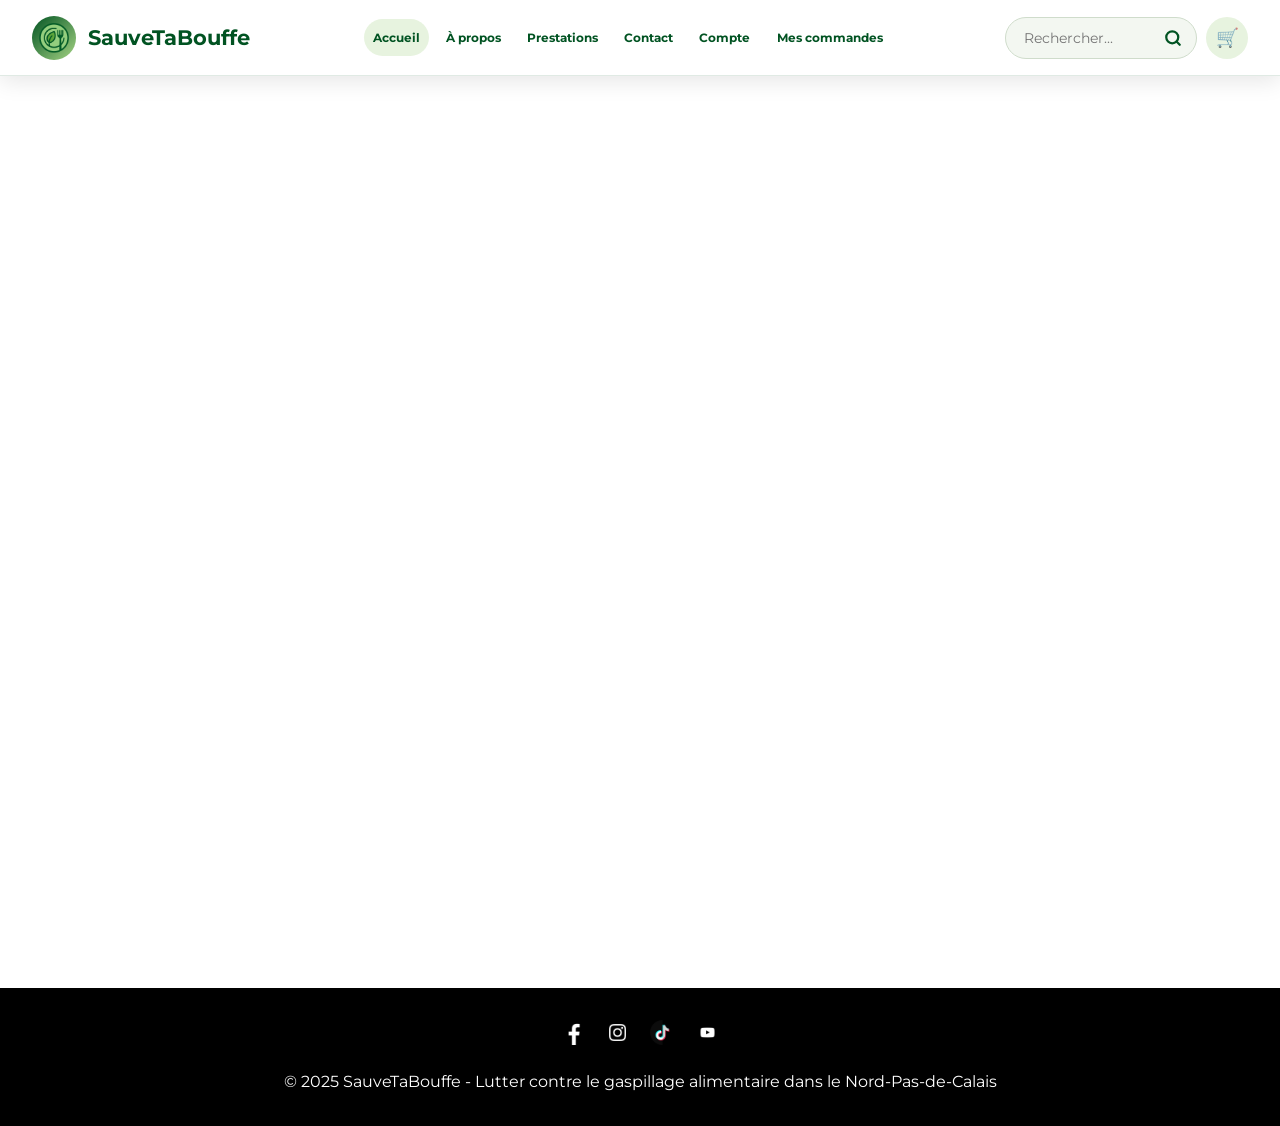
<file: index.html>
<!DOCTYPE html>
<html lang="fr">
<head>
    <meta charset="UTF-8">
    <meta name="viewport" content="width=device-width, initial-scale=1.0">
    <title>SauveTaBouffe - Accueil</title>
    <meta name="description" content="Site anti-gaspillage alimentaire : paniers d'invendus à prix réduits dans le Nord-Pas-de-Calais.">
    <meta property="og:type" content="website">
    <meta property="og:title" content="SauveTaBouffe : site anti-gaspillage alimentaire">
    <meta property="og:description" content="Paniers d'invendus à prix réduits, réservation avec QR code et suivi des commandes.">
    <meta property="og:url" content="https://paul-heroguel.github.io/Sauve_Ta_Bouffe/">
    <meta property="og:image" content="https://paul-heroguel.github.io/Sauve_Ta_Bouffe/image/logo.png">
    
    <link rel="icon" type="image/png" href="image/logo.png">

    <link rel="stylesheet" href="style.css">

    <link href="https://fonts.googleapis.com/css2?family=Montserrat:wght@300;400;600;800&display=swap" rel="stylesheet">
</head>
<body>

<nav class="barre-nav">
    <div class="nav-logo">
        <div class="nav-logo-img">
            <img src="image/logo.png" alt="SauveTaBouffe" style="width:100%;height:100%;border-radius:50%;">
        </div>
        <span>SauveTaBouffe</span>
    </div>

    <ul class="nav-menu">
        <li><a href="index.html">Accueil</a></li>
        <li><a href="about.html">À propos</a></li>
        <li><a href="prestations.html">Prestations</a></li>
        <li><a href="contact.html">Contact</a></li>
        <li><a href="compte.html">Compte</a></li>
            <li><a href="mes-commandes.html">Mes commandes</a></li>
    </ul>
</nav>

<div class="barre-recherche-flottante">
    <div class="search-box">
        <input type="text" placeholder="Rechercher...">
        <button type="submit">
            <svg viewBox="0 0 24 24" width="18" height="18" fill="none" stroke="currentColor" stroke-width="3" stroke-linecap="round" stroke-linejoin="round">
                <circle cx="11" cy="11" r="8"></circle>
                <line x1="21" y1="21" x2="16.65" y2="16.65"></line>
            </svg>
        </button>
    </div>
</div>

<section class="contenu">
    <div class="hero-video">
        <video autoplay muted loop playsinline>
            <source src="image/video.mp4" type="video/mp4">
        </video>
        <div class="hero-overlay"></div>
        <div class="contenu-texte">
            </div>
    </div>
</section>

<footer>
    <div class="footer-socials">
        <a href="https://www.facebook.com/profile.php?id=61586650501807" target="_blank" aria-label="Facebook">
            <img src="image/FaceBook.png" alt="Facebook">
        </a>
        <a href="https://www.instagram.com/sauvetabouffe_lens/" target="_blank" aria-label="Instagram">
            <img src="image/Instagram.png" alt="Instagram">
        </a>
        <a href="https://www.tiktok.com/@sauvetabouffe62" target="_blank" aria-label="TikTok">
            <img src="image/TikTok.png" alt="TikTok">
        </a>
        <a href="https://www.youtube.com/@SauveTaBouffe62" target="_blank" aria-label="YouTube">
            <img src="image/YouTube.png" alt="YouTube">
        </a>
    </div>
    <p>&copy; 2025 SauveTaBouffe - Lutter contre le gaspillage alimentaire dans le Nord-Pas-de-Calais</p>
</footer>

<script src="app.js"></script>
</body>
</html>
</file>
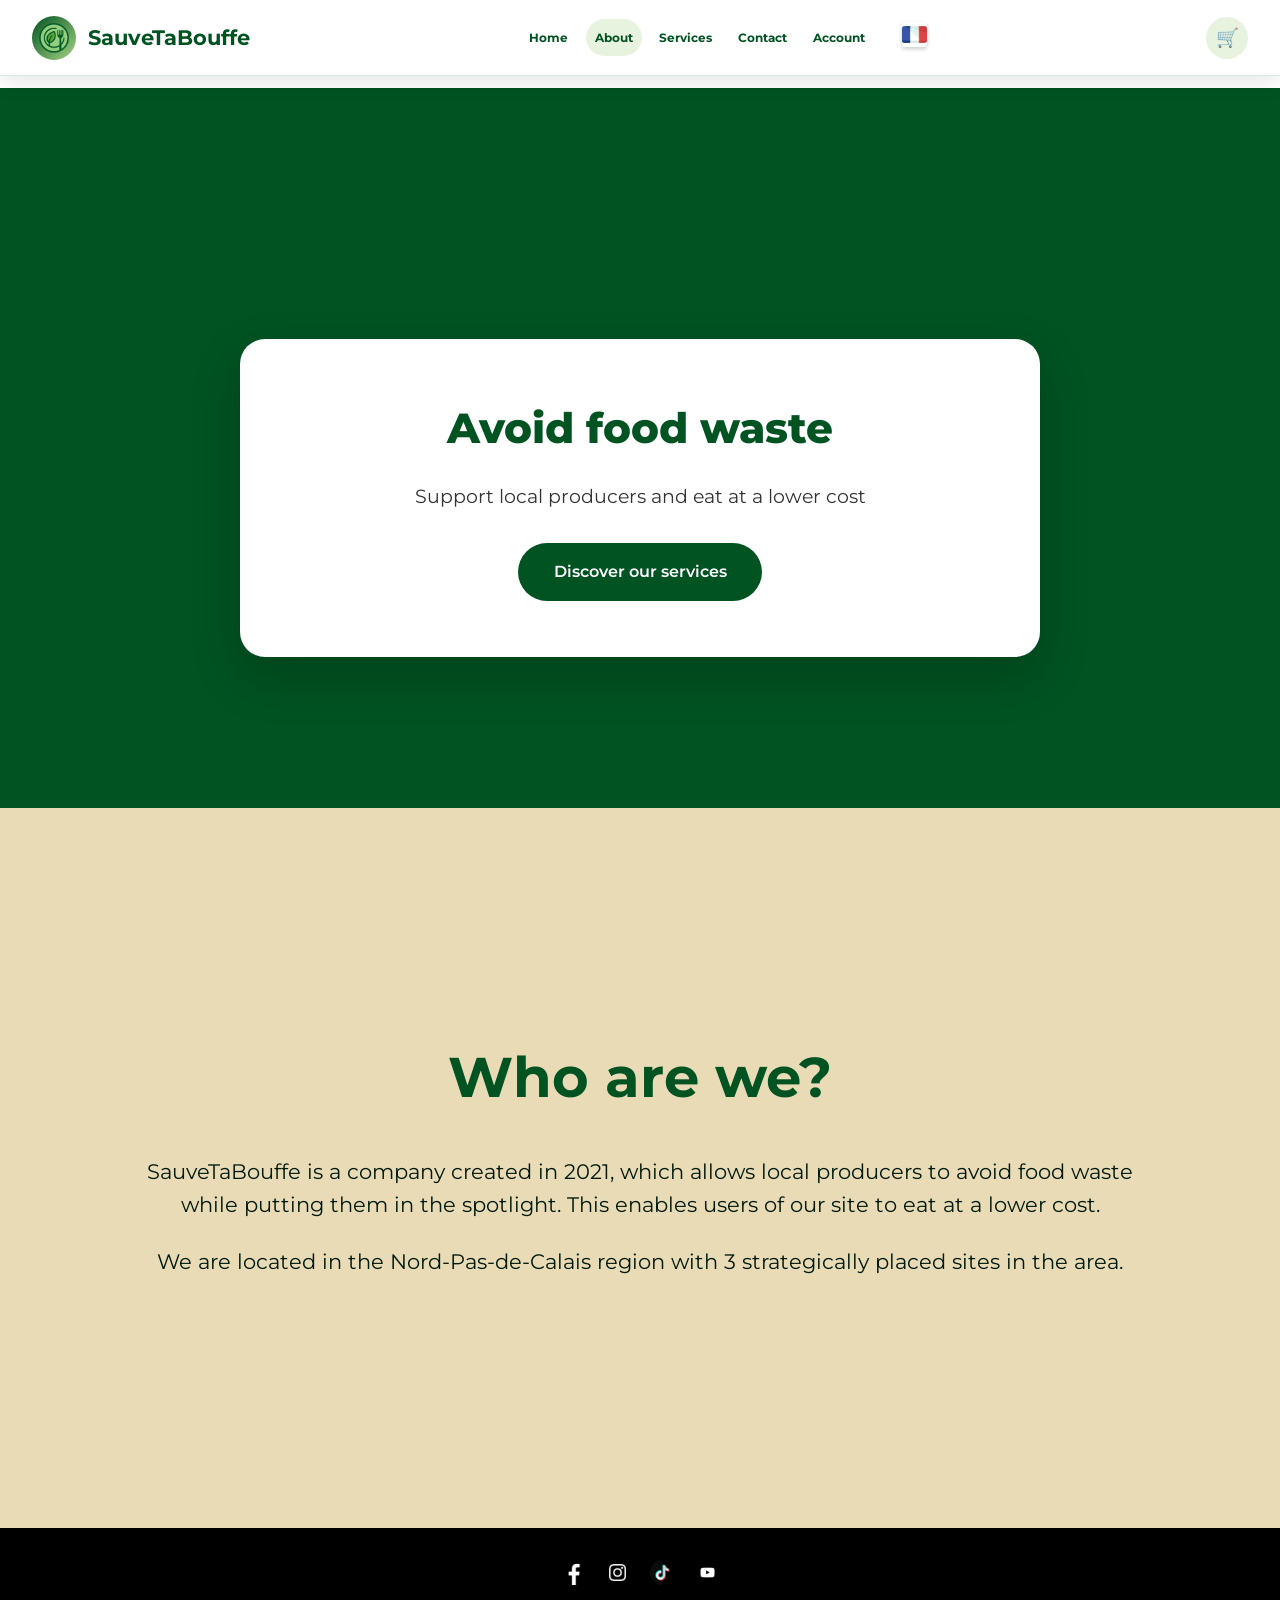
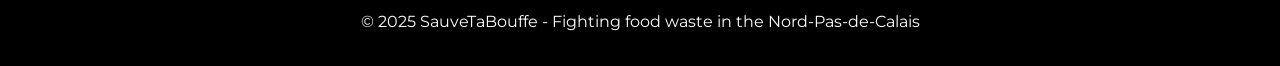
<file: about-en.html>
<!DOCTYPE html>
<html lang="en">
<head>
    <meta charset="UTF-8">
    <meta name="viewport" content="width=device-width, initial-scale=1.0">
    <title>About - SauveTaBouffe</title>
    <link rel="icon" type="image/png" href="image/logo.png">
    <link rel="stylesheet" href="style.css">
    <link href="https://fonts.googleapis.com/css2?family=Montserrat:wght@300;400;600;800&display=swap" rel="stylesheet">
</head>
<body>

<nav class="barre-nav">
    <div class="nav-logo">
        <div class="nav-logo-img">
            <img src="image/logo.png" alt="SauveTaBouffe" style="width:100%;height:100%;border-radius:50%;">
        </div>
        <span>SauveTaBouffe</span>
    </div>

    <ul class="nav-menu">
        <li><a href="index.html">Home</a></li>
        <li><a href="about-en.html">About</a></li>
        <li><a href="prestations.html">Services</a></li>
        <li><a href="contact.html">Contact</a></li>
        <li><a href="compte.html">Account</a></li>
        <li class="nav-lang">
            <a href="about.html" title="Passer en Français">
                <img src="image/france.png" alt="Français" class="flag-icon">
            </a>
        </li>
    </ul>
</nav>

<section class="hero-about">
    <div class="hero-white-box">
        <h1>Avoid food waste</h1>
        <p>Support local producers and eat at a lower cost</p>
        <a href="prestations.html" class="bouton-accroche">Discover our services</a>
    </div>
</section>

<section class="contenu2">
    <div class="contenu2-texte">
        <h2>Who are we?</h2>
        <p>SauveTaBouffe is a company created in 2021, which allows local producers to avoid food waste while putting them in the spotlight. This enables users of our site to eat at a lower cost.</p>
        <p>We are located in the Nord-Pas-de-Calais region with 3 strategically placed sites in the area.</p>
    </div>
</section>

<footer>
    <div class="footer-socials">
        <a href="https://www.facebook.com/profile.php?id=61586650501807" target="_blank"><img src="image/FaceBook.png" alt="Facebook"></a>
        <a href="https://www.instagram.com/sauvetabouffe_lens/" target="_blank"><img src="image/Instagram.png" alt="Instagram"></a>
        <a href="https://www.tiktok.com/@sauvetabouffe62" target="_blank"><img src="image/TikTok.png" alt="TikTok"></a>
        <a href="https://www.youtube.com/@SauveTaBouffe62" target="_blank"><img src="image/YouTube.png" alt="YouTube"></a>
    </div>
    <p>&copy; 2025 SauveTaBouffe - Fighting food waste in the Nord-Pas-de-Calais</p>
</footer>

<script src="app.js"></script>
</body>
</html>
</file>
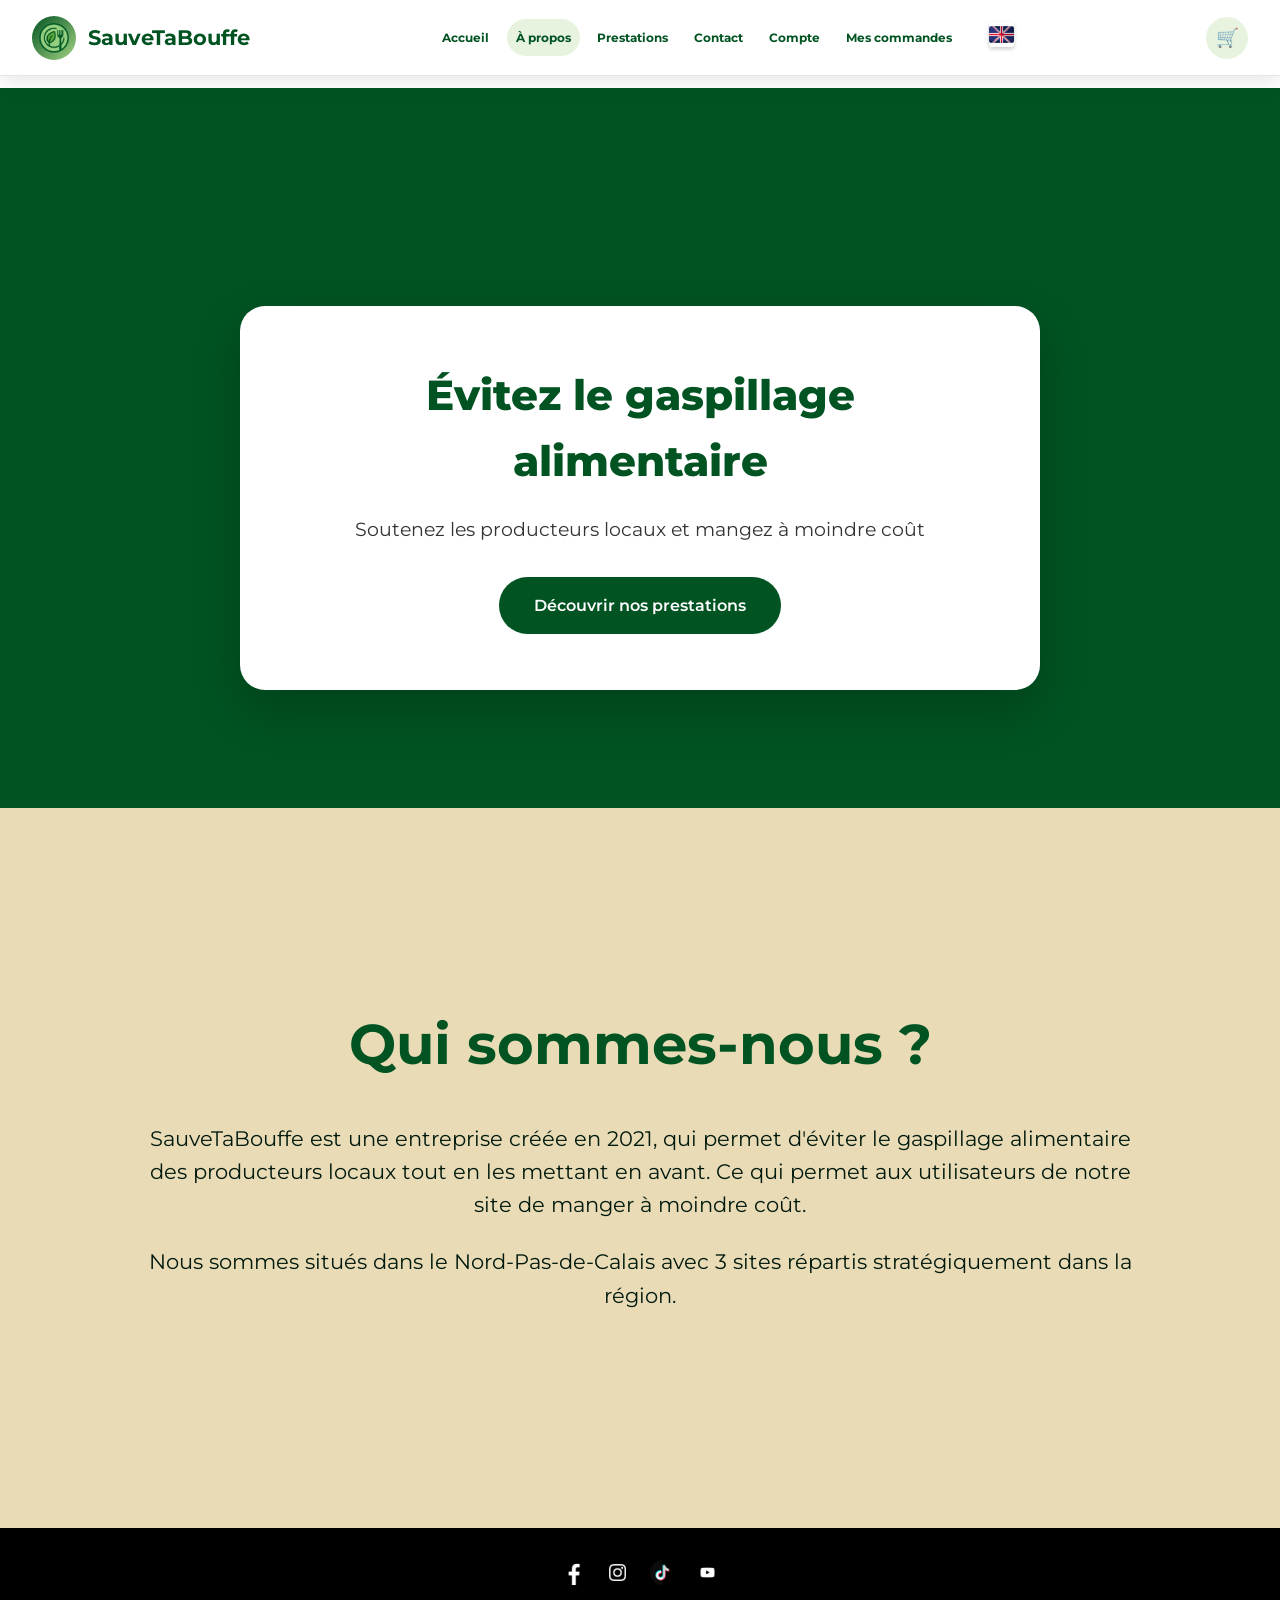
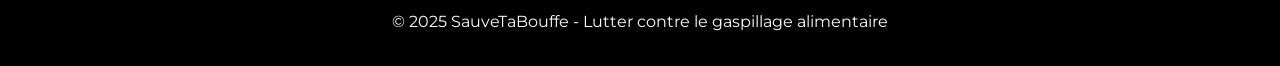
<file: about.html>
<!DOCTYPE html>
<html lang="fr">
<head>
    <meta charset="UTF-8">
    <meta name="viewport" content="width=device-width, initial-scale=1.0">
    <title>À propos - SauveTaBouffe</title>
    <link rel="icon" type="image/png" href="image/logo.png">
    <link rel="stylesheet" href="style.css">
    <link href="https://fonts.googleapis.com/css2?family=Montserrat:wght@300;400;600;800&display=swap" rel="stylesheet">
</head>
<body>

<nav class="barre-nav">
    <div class="nav-logo">
        <div class="nav-logo-img">
            <img src="image/logo.png" alt="SauveTaBouffe" style="width:100%;height:100%;border-radius:50%;">
        </div>
        <span>SauveTaBouffe</span>
    </div>

    <ul class="nav-menu">
        <li><a href="index.html">Accueil</a></li>
        <li><a href="about.html">À propos</a></li>
        <li><a href="prestations.html">Prestations</a></li>
        <li><a href="contact.html">Contact</a></li>
        <li><a href="compte.html">Compte</a></li>
            <li><a href="mes-commandes.html">Mes commandes</a></li>
        <li class="nav-lang">
            <a href="about-en.html" title="Switch to English">
                <img src="image/royaume-uni.png" alt="English" class="flag-icon">
            </a>
        </li>
    </ul>
</nav>

<section class="hero-about">
    <div class="hero-white-box">
        <h1>Évitez le gaspillage alimentaire</h1>
        <p>Soutenez les producteurs locaux et mangez à moindre coût</p>
        <a href="prestations.html" class="bouton-accroche">Découvrir nos prestations</a>
    </div>
</section>

<section class="contenu2">
    <div class="contenu2-texte">
        <h2>Qui sommes-nous ?</h2>
        <p>SauveTaBouffe est une entreprise créée en 2021, qui permet d'éviter le gaspillage alimentaire des producteurs locaux tout en les mettant en avant. Ce qui permet aux utilisateurs de notre site de manger à moindre coût.</p>
        <p>Nous sommes situés dans le Nord-Pas-de-Calais avec 3 sites répartis stratégiquement dans la région.</p>
    </div>
</section>

<footer>
    <div class="footer-socials">
        <a href="https://www.facebook.com/profile.php?id=61586650501807" target="_blank"><img src="image/FaceBook.png" alt="Facebook"></a>
        <a href="https://www.instagram.com/sauvetabouffe_lens/" target="_blank"><img src="image/Instagram.png" alt="Instagram"></a>
        <a href="https://www.tiktok.com/@sauvetabouffe62" target="_blank"><img src="image/TikTok.png" alt="TikTok"></a>
        <a href="https://www.youtube.com/@SauveTaBouffe62" target="_blank"><img src="image/YouTube.png" alt="YouTube"></a>
    </div>
    <p>&copy; 2025 SauveTaBouffe - Lutter contre le gaspillage alimentaire</p>
</footer>

<script src="app.js"></script>
</body>
</html>
</file>
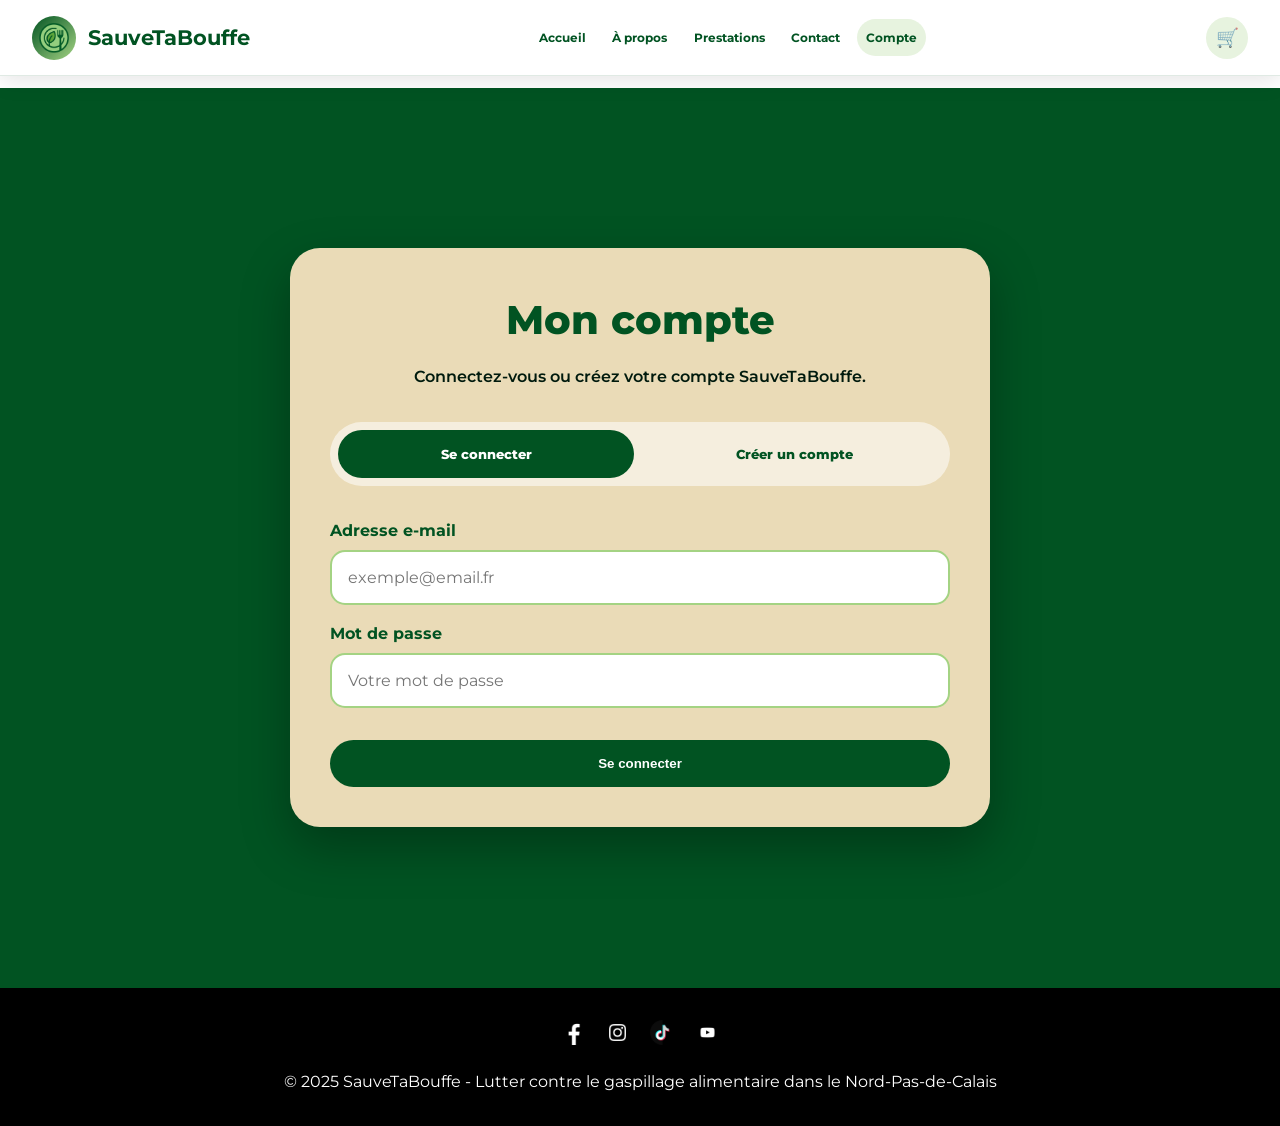
<file: compte.html>
<!DOCTYPE html>
<html lang="fr">
<head>
    <meta charset="UTF-8">
    <meta name="viewport" content="width=device-width, initial-scale=1.0">
    <title>Compte - SauveTaBouffe</title>
    <link rel="icon" type="image/png" href="image/logo.png">
    <link rel="stylesheet" href="style.css">
    <link href="https://fonts.googleapis.com/css2?family=Montserrat:wght@300;400;600;800&display=swap" rel="stylesheet">
</head>
<body>

<nav class="barre-nav">
    <div class="nav-logo">
        <div class="nav-logo-img">
            <img src="image/logo.png" alt="SauveTaBouffe" style="width:100%;height:100%;border-radius:50%;">
        </div>
        <span>SauveTaBouffe</span>
    </div>

    <ul class="nav-menu">
        <li><a href="index.html">Accueil</a></li>
        <li><a href="about.html">À propos</a></li>
        <li><a href="prestations.html">Prestations</a></li>
        <li><a href="contact.html">Contact</a></li>
        <li><a href="compte.html">Compte</a></li>
    </ul>
</nav>

<section class="section-compte">
    <div class="carte-compte">
        <h2>Mon compte</h2>
        <p class="compte-intro">Connectez-vous ou créez votre compte SauveTaBouffe.</p>

        <div id="message-compte" class="message-compte" aria-live="polite"></div>

        <div id="espace-connecte" class="espace-connecte">
            <div class="icone-compte">✓</div>
            <h3>Vous êtes connecté !</h3>
            <p id="bienvenue-compte"></p>
            <div class="actions-compte"><button type="button" id="modifier-profil" class="bouton1 secondaire">Modifier mon profil</button><button type="button" id="deconnexion" class="bouton1">Se déconnecter</button></div>
            <form id="form-profil" class="form-profil" hidden>
              <label for="profil-nom">Nom</label><input id="profil-nom" type="text" required>
              <label for="profil-email">Adresse e-mail</label><input id="profil-email" type="email" required>
              <button class="bouton1" type="submit">Enregistrer les modifications</button>
            </form><div id="reservations-compte"><h3>Mes réservations</h3><ul id="liste-reservations"></ul><a class="lien-commandes" href="mes-commandes.html">Voir toutes mes commandes →</a></div>
        </div>

        <div id="zone-authentification">
        <div class="onglets-compte">
            <button type="button" class="onglet-compte actif" data-cible="connexion">Se connecter</button>
            <button type="button" class="onglet-compte" data-cible="creation">Créer un compte</button>
        </div>

        <form id="connexion" class="formulaire-compte actif">
            <label for="email-connexion">Adresse e-mail</label>
            <input id="email-connexion" type="email" placeholder="exemple@email.fr" required>

            <label for="mdp-connexion">Mot de passe</label>
            <input id="mdp-connexion" type="password" placeholder="Votre mot de passe" required>

            <button type="submit" class="bouton1">Se connecter</button>
        </form>

        <form id="creation" class="formulaire-compte">
            <label for="nom-creation">Nom</label>
            <input id="nom-creation" type="text" placeholder="Votre nom" required>

            <label for="email-creation">Adresse e-mail</label>
            <input id="email-creation" type="email" placeholder="exemple@email.fr" required>

            <label for="mdp-creation">Mot de passe</label>
            <input id="mdp-creation" type="password" placeholder="Créez un mot de passe" required>

            <label for="confirmation-mdp">Confirmer le mot de passe</label>
            <input id="confirmation-mdp" type="password" placeholder="Confirmez le mot de passe" required>

            <button type="submit" class="bouton1">Créer mon compte</button>
        </form>
        </div>
    </div>
</section>

<footer>
    <div class="footer-socials">
        <a href="https://www.facebook.com/profile.php?id=61586650501807" target="_blank" aria-label="Facebook"><img src="image/FaceBook.png" alt="Facebook"></a>
        <a href="https://www.instagram.com/sauvetabouffe_lens/" target="_blank" aria-label="Instagram"><img src="image/Instagram.png" alt="Instagram"></a>
        <a href="https://www.tiktok.com/@sauvetabouffe62" target="_blank" aria-label="TikTok"><img src="image/TikTok.png" alt="TikTok"></a>
        <a href="https://www.youtube.com/@SauveTaBouffe62" target="_blank" aria-label="YouTube"><img src="image/YouTube.png" alt="YouTube"></a>
    </div>
    <p>&copy; 2025 SauveTaBouffe - Lutter contre le gaspillage alimentaire dans le Nord-Pas-de-Calais</p>
</footer>

<script src="app.js"></script>
<script>
    const onglets = document.querySelectorAll('.onglet-compte');
    const formulaires = document.querySelectorAll('.formulaire-compte');
    const formulaireConnexion = document.getElementById('connexion');
    const formulaireCreation = document.getElementById('creation');
    const messageCompte = document.getElementById('message-compte');
    const zoneAuthentification = document.getElementById('zone-authentification');
    const espaceConnecte = document.getElementById('espace-connecte');
    const bienvenueCompte = document.getElementById('bienvenue-compte');
    const boutonDeconnexion = document.getElementById('deconnexion');
    const listeReservations = document.getElementById('liste-reservations');
    const boutonModifierProfil = document.getElementById('modifier-profil');
    const formProfil = document.getElementById('form-profil');

    function afficherMessage(texte, type) {
        messageCompte.textContent = texte;
        messageCompte.className = 'message-compte visible ' + type;
        if (typeof afficherNotificationGlobale === 'function') {
            afficherNotificationGlobale(texte, type);
        }
    }

    function masquerMessage() {
        messageCompte.textContent = '';
        messageCompte.className = 'message-compte';
    }

    function lireReservations() {
        return JSON.parse(localStorage.getItem('sauveTaBouffeReservations') || '[]');
    }

    function afficherReservations() {
        const reservations = lireReservations();
        listeReservations.innerHTML = '';

        if (reservations.length === 0) {
            listeReservations.innerHTML = '<li class="reservation-vide">Aucune réservation pour le moment.</li>';
            return;
        }

        reservations.slice().reverse().forEach(reservation => {
            const ligne = document.createElement('li');
            ligne.className = 'carte-historique';
            ligne.innerHTML = `
                <div class="historique-entete">
                    <strong>${reservation.panier}</strong>
                    <span class="statut-reservation">${statutCommande(reservation)}</span>
                </div>
                <div class="historique-details">
                    <span>📅 ${reservation.date}</span>
                    <span>🧺 Quantité : ${reservation.quantite}</span>
                    <span>📍 ${reservation.retrait}</span>
                    <span>💶 ${Number(reservation.total).toLocaleString('fr-FR', {style:'currency', currency:'EUR'})}</span>
                </div>
                <small>Référence : ${reservation.reference}</small>
                <div class="commandes-actions"><a class="bouton-mini secondaire" href="mes-commandes.html#${reservation.reference}">Voir le suivi</a><button class="bouton-mini" type="button" onclick="telechargerFacture('${reservation.reference}')">Facture PDF</button></div>`;
            listeReservations.appendChild(ligne);
        });
    }

    function afficherConnexion(nom, email) {
        zoneAuthentification.style.display = 'none';
        espaceConnecte.classList.add('visible');
        bienvenueCompte.textContent = 'Bienvenue ' + nom + ' ! Vous êtes connecté avec l’adresse ' + email + '.';
        afficherReservations();
    }

    function afficherFormulaires() {
        espaceConnecte.classList.remove('visible');
        zoneAuthentification.style.display = 'block';
    }

    boutonModifierProfil.addEventListener('click', () => {
        const compte = JSON.parse(localStorage.getItem('sauveTaBouffeCompte') || 'null');
        if (!compte) return;
        document.getElementById('profil-nom').value = compte.nom || '';
        document.getElementById('profil-email').value = compte.email || '';
        formProfil.hidden = !formProfil.hidden;
    });
    formProfil.addEventListener('submit', event => {
        event.preventDefault();
        const compte = JSON.parse(localStorage.getItem('sauveTaBouffeCompte') || '{}');
        compte.nom = document.getElementById('profil-nom').value.trim();
        compte.email = document.getElementById('profil-email').value.trim().toLowerCase();
        localStorage.setItem('sauveTaBouffeCompte', JSON.stringify(compte));
        bienvenueCompte.textContent = 'Bienvenue ' + compte.nom + ' ! Vous êtes connecté avec l’adresse ' + compte.email + '.';
        formProfil.hidden = true;
        afficherMessage('Votre profil a été mis à jour.', 'succes');
    });

    onglets.forEach(onglet => {
        onglet.addEventListener('click', () => {
            masquerMessage();
            onglets.forEach(element => element.classList.remove('actif'));
            formulaires.forEach(element => element.classList.remove('actif'));
            onglet.classList.add('actif');
            document.getElementById(onglet.dataset.cible).classList.add('actif');
        });
    });

    formulaireCreation.addEventListener('submit', event => {
        event.preventDefault();
        const nom = document.getElementById('nom-creation').value.trim();
        const email = document.getElementById('email-creation').value.trim().toLowerCase();
        const motDePasse = document.getElementById('mdp-creation').value;
        const confirmation = document.getElementById('confirmation-mdp').value;

        if (motDePasse.length < 6) {
            afficherMessage('Le mot de passe doit contenir au moins 6 caractères.', 'erreur');
            return;
        }
        if (motDePasse !== confirmation) {
            afficherMessage('Les deux mots de passe ne correspondent pas.', 'erreur');
            return;
        }

        localStorage.setItem('sauveTaBouffeCompte', JSON.stringify({ nom, email, motDePasse }));
        localStorage.setItem('sauveTaBouffeConnecte', 'oui');
        afficherConnexion(nom, email);
        afficherMessage('Votre compte a bien été créé et vous êtes connecté.', 'succes');
        formulaireCreation.reset();
    });

    formulaireConnexion.addEventListener('submit', event => {
        event.preventDefault();
        const email = document.getElementById('email-connexion').value.trim().toLowerCase();
        const motDePasse = document.getElementById('mdp-connexion').value;
        const compte = JSON.parse(localStorage.getItem('sauveTaBouffeCompte') || 'null');

        if (!compte || compte.email.toLowerCase() !== email || compte.motDePasse !== motDePasse) {
            afficherMessage('Adresse e-mail ou mot de passe incorrect.', 'erreur');
            return;
        }

        localStorage.setItem('sauveTaBouffeConnecte', 'oui');
        afficherConnexion(compte.nom, compte.email);
        afficherMessage('Connexion réussie. Heureux de vous revoir !', 'succes');
        formulaireConnexion.reset();
    });

    boutonDeconnexion.addEventListener('click', () => {
        localStorage.removeItem('sauveTaBouffeConnecte');
        afficherFormulaires();
        afficherMessage('Vous êtes maintenant déconnecté.', 'succes');
    });

    const compteEnregistre = JSON.parse(localStorage.getItem('sauveTaBouffeCompte') || 'null');
    const estConnecte = localStorage.getItem('sauveTaBouffeConnecte') === 'oui';
    if (compteEnregistre && estConnecte) afficherConnexion(compteEnregistre.nom, compteEnregistre.email);
</script>
</body>
</html>
</file>
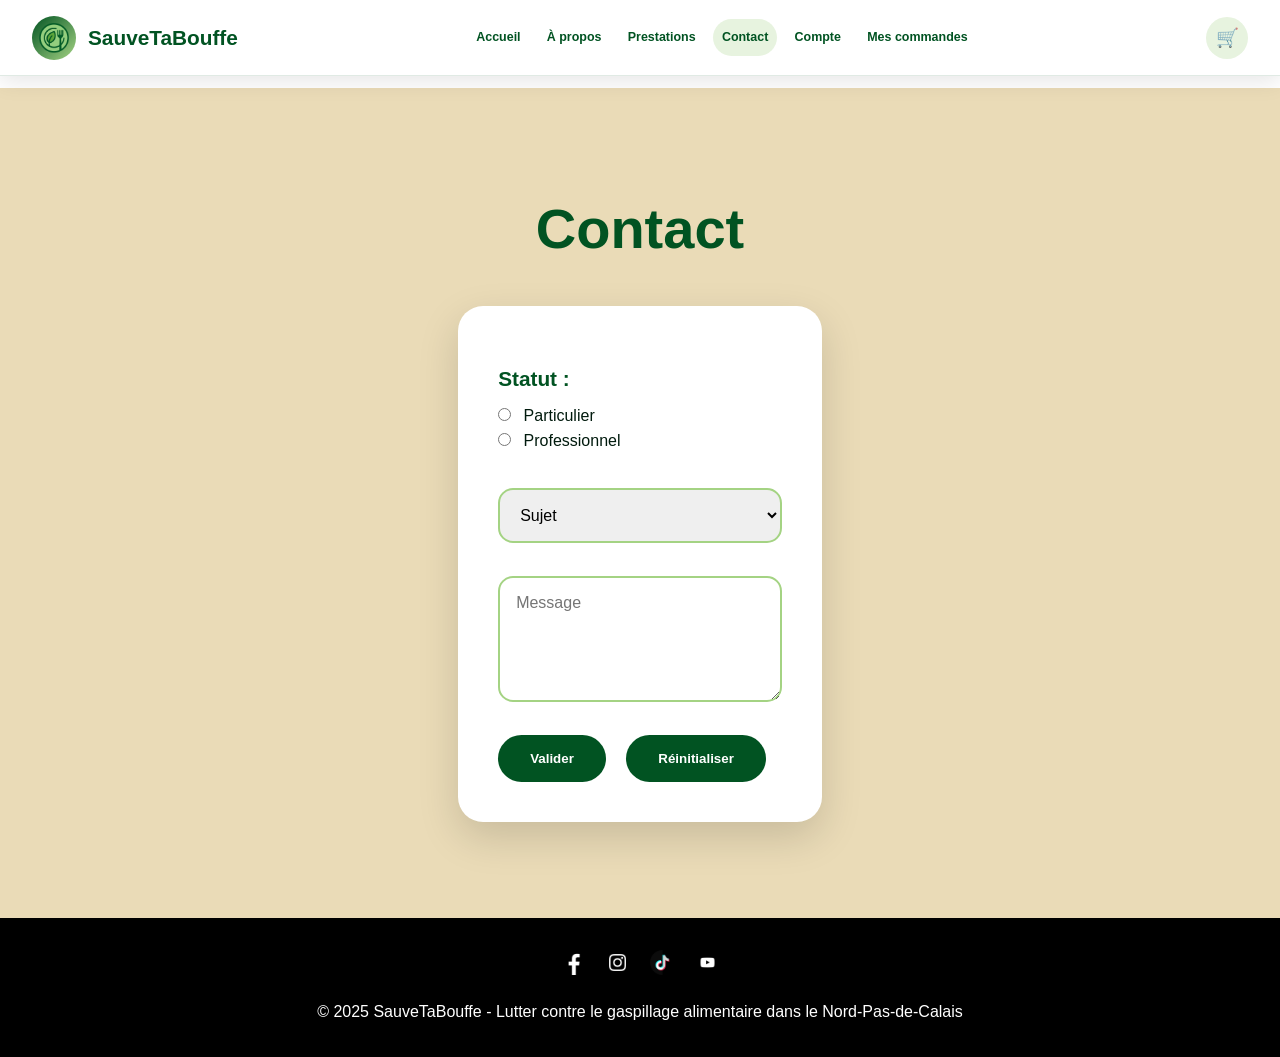
<file: contact.html>
<!DOCTYPE html>
<html lang="fr">
<head>
    <meta charset="UTF-8">
    <title>Contact - SauveTaBouffe</title>
    <link rel="stylesheet" href="style.css">
</head>
<body>

<nav class="barre-nav">
    <div class="nav-logo">
        <div class="nav-logo-img">
            <img src="image/logo.png" alt="SauveTaBouffe" style="width:100%;height:100%;border-radius:50%;">
        </div>
        <span>SauveTaBouffe</span>
    </div>

    <ul class="nav-menu">
        <li><a href="index.html">Accueil</a></li>
        <li><a href="about.html">À propos</a></li>
        <li><a href="prestations.html">Prestations</a></li>
        <li><a href="contact.html">Contact</a></li>
        <li><a href="compte.html">Compte</a></li>
            <li><a href="mes-commandes.html">Mes commandes</a></li>
    </ul>
</nav>

<section class="contenu2">
    <div class="contenu2-texte">
        <h2>Contact</h2>

        <form>
            <p>Statut :</p>
            <input type="radio" name="statut"> Particulier<br>
            <input type="radio" name="statut"> Professionnel<br><br>

            <select>
                <option>Sujet</option>
                <option>Commande</option>
                <option>Partenariat</option>
            </select><br><br>

            <textarea rows="5" placeholder="Message"></textarea><br><br>

            <button type="submit" class="bouton1">Valider</button>
            <button type="reset" class="bouton1">Réinitialiser</button>
        </form>
    </div>
</section>
<footer>
    <div class="footer-socials">
        <a href="https://www.facebook.com/profile.php?id=61586650501807" target="_blank" aria-label="Facebook">
            <img src="image/FaceBook.png" alt="Facebook">
        </a>
        <a href="https://www.instagram.com/sauvetabouffe_lens/" target="_blank" aria-label="Instagram">
            <img src="image/Instagram.png" alt="Instagram">
        </a>
        <a href="https://www.tiktok.com/@sauvetabouffe62" target="_blank" aria-label="TikTok">
            <img src="image/TikTok.png" alt="TikTok">
        </a>
        <a href="https://www.youtube.com/@SauveTaBouffe62" target="_blank" aria-label="YouTube">
            <img src="image/YouTube.png" alt="YouTube">
        </a>
    </div>
    <p>&copy; 2025 SauveTaBouffe - Lutter contre le gaspillage alimentaire dans le Nord-Pas-de-Calais</p>
</footer>
<script src="app.js"></script>
</body>
</html>
</file>
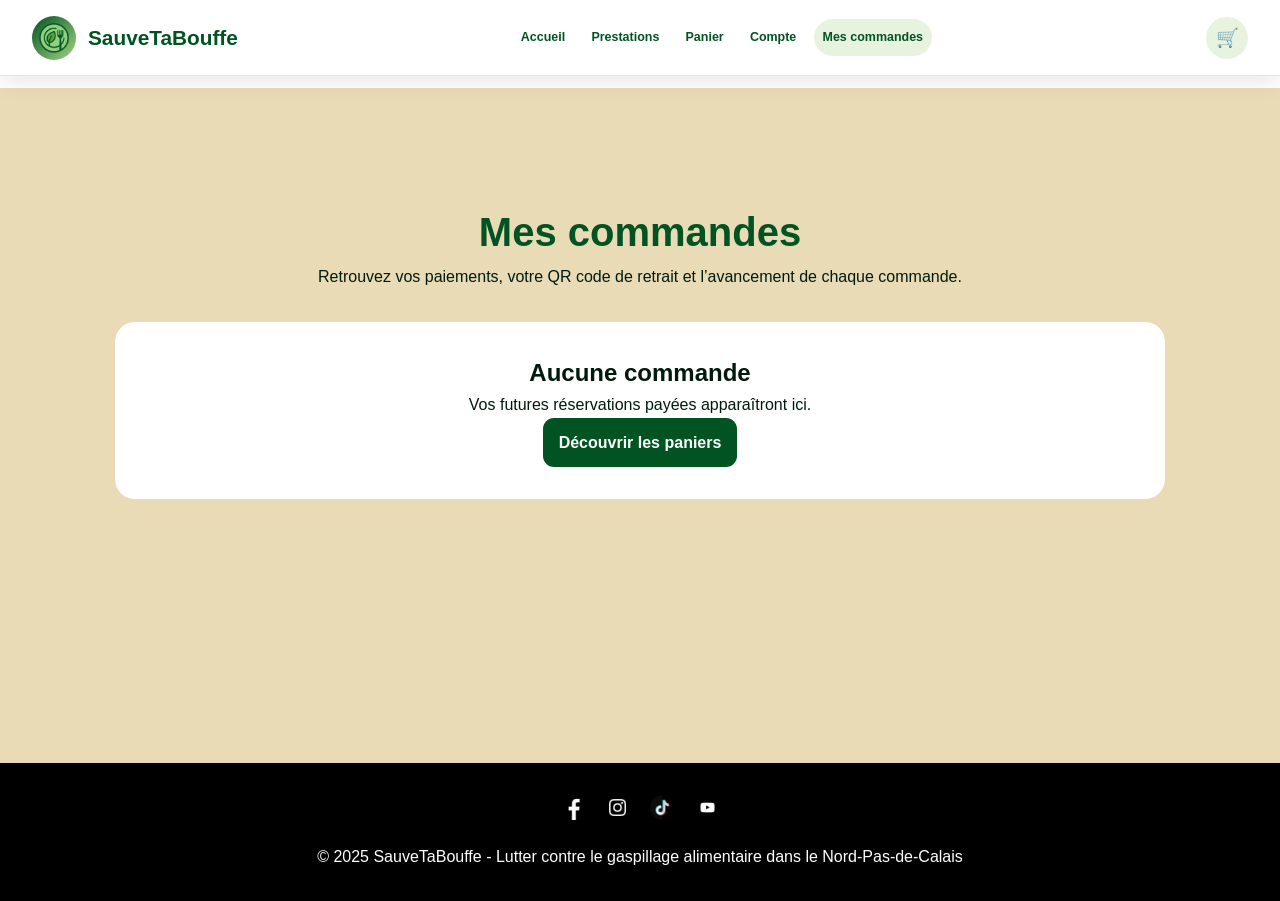
<file: mes-commandes.html>
<!DOCTYPE html>
<html lang="fr"><head><meta charset="UTF-8"><meta name="viewport" content="width=device-width,initial-scale=1.0"><title>Mes commandes - SauveTaBouffe</title><link rel="stylesheet" href="style.css"></head>
<body><nav class="barre-nav"><div class="nav-logo"><div class="nav-logo-img"><img src="image/logo.png" alt="SauveTaBouffe" style="width:100%;height:100%;border-radius:50%;"></div><span>SauveTaBouffe</span></div><ul class="nav-menu"><li><a href="index.html">Accueil</a></li><li><a href="prestations.html">Prestations</a></li><li><a href="panier.html">Panier</a></li><li><a href="compte.html">Compte</a></li><li><a href="mes-commandes.html" class="active">Mes commandes</a></li></ul></nav>
<main class="section-commandes"><div class="conteneur-commandes"><h1 class="titre-commandes">Mes commandes</h1><p style="text-align:center">Retrouvez vos paiements, votre QR code de retrait et l’avancement de chaque commande.</p><div id="grille-commandes" class="grille-commandes"></div></div></main>
<footer><div class="footer-socials"><a href="https://www.facebook.com/profile.php?id=61586650501807" target="_blank"><img src="image/FaceBook.png" alt="Facebook"></a><a href="https://www.instagram.com/sauvetabouffe_lens/" target="_blank"><img src="image/Instagram.png" alt="Instagram"></a><a href="https://www.tiktok.com/@sauvetabouffe62" target="_blank"><img src="image/TikTok.png" alt="TikTok"></a><a href="https://www.youtube.com/@SauveTaBouffe62" target="_blank"><img src="image/YouTube.png" alt="YouTube"></a></div><p>&copy; 2025 SauveTaBouffe - Lutter contre le gaspillage alimentaire dans le Nord-Pas-de-Calais</p></footer>
<script src="app.js"></script><script>
document.addEventListener('DOMContentLoaded',()=>{const zone=document.getElementById('grille-commandes');const reservations=JSON.parse(localStorage.getItem('sauveTaBouffeReservations')||'[]').slice().reverse();if(!reservations.length){zone.innerHTML='<div class="commande-vide"><h2>Aucune commande</h2><p>Vos futures réservations payées apparaîtront ici.</p><a class="bouton-mini" href="prestations.html">Découvrir les paniers</a></div>';return;}reservations.forEach(r=>{const statut=statutCommande(r),etape=etapeStatut(statut),article=document.createElement('article');article.id=r.reference;article.className='commande-detail';article.innerHTML=`<div class="commande-haut"><div><div class="commande-reference">${echapperHTML(r.reference)}</div><h2>${echapperHTML(r.panier)}</h2></div><span class="commande-statut">${echapperHTML(statut)}</span></div><div class="commande-contenu"><div><p><strong>${echapperHTML(r.quantite)} panier(s)</strong> — ${Number(r.total).toLocaleString('fr-FR',{style:'currency',currency:'EUR'})}</p><p>📅 ${echapperHTML(r.date)}</p><p>📍 ${echapperHTML(r.retrait)}</p><p>💳 ${echapperHTML(r.paiement||'Carte bancaire')}</p><div class="suivi-commande"><div class="etape-suivi ${etape>=1?'active':''}">En préparation</div><div class="etape-suivi ${etape>=2?'active':''}">Prête à récupérer</div><div class="etape-suivi ${etape>=3?'active':''}">Récupérée</div></div><div class="commandes-actions"><button class="bouton-mini" type="button" onclick="telechargerFacture('${echapperHTML(r.reference)}')">Facture PDF</button><a class="bouton-mini secondaire" href="prestations.html">Commander à nouveau</a></div></div><img class="commande-qr" src="${urlQRCode(r)}" alt="QR code ${echapperHTML(r.reference)}"></div>`;zone.appendChild(article);});const cible=location.hash.slice(1);if(cible)setTimeout(()=>document.getElementById(cible)?.scrollIntoView({behavior:'smooth',block:'center'}),100);});
</script></body></html>
</file>
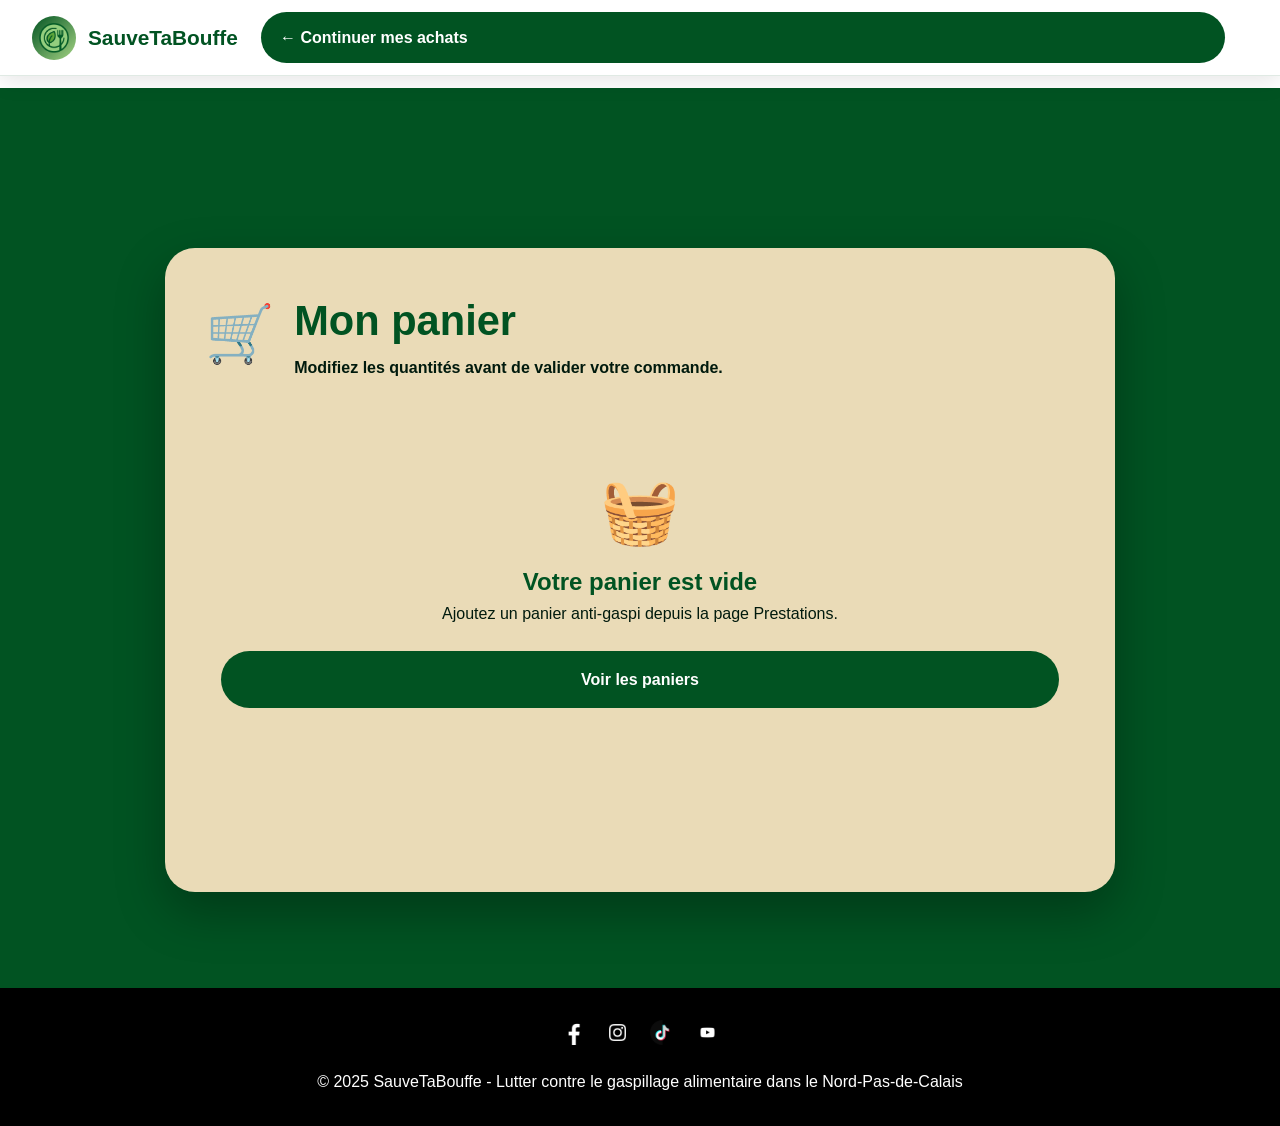
<file: panier.html>
<!DOCTYPE html>
<html lang="fr">
<head>
    <meta charset="UTF-8">
    <meta name="viewport" content="width=device-width, initial-scale=1.0">
    <title>Mon panier - SauveTaBouffe</title>
    <link rel="icon" type="image/png" href="image/logo.png">
    <link rel="stylesheet" href="style.css">
</head>
<body>
<nav class="barre-nav">
    <div class="nav-logo">
        <div class="nav-logo-img"><img src="image/logo.png" alt="SauveTaBouffe" style="width:100%;height:100%;border-radius:50%;"></div>
        <span>SauveTaBouffe</span>
    </div>
    <a href="prestations.html" class="retour-prestations">← Continuer mes achats</a>
</nav>

<main class="section-panier-page">
    <div class="carte-panier-page">
        <div class="en-tete-panier-page">
            <span>🛒</span>
            <div><h1>Mon panier</h1><p>Modifiez les quantités avant de valider votre commande.</p></div>
        </div>
        <div id="liste-panier"></div>
        <div id="panier-vide" class="panier-vide" hidden>
            <div>🧺</div><h2>Votre panier est vide</h2>
            <p>Ajoutez un panier anti-gaspi depuis la page Prestations.</p>
            <a href="prestations.html" class="bouton-retour-paniers">Voir les paniers</a>
        </div>
        <div id="resume-panier" class="resume-panier-page">
            <div><span>Total</span><strong id="total-panier">0,00 €</strong></div>
            <button type="button" id="valider-panier" class="bouton-reserver-direct">Valider la commande</button>
        </div>
    </div>
</main>

<footer>
    <div class="footer-socials">
        <a href="https://www.facebook.com/profile.php?id=61586650501807" target="_blank" aria-label="Facebook"><img src="image/FaceBook.png" alt="Facebook"></a>
        <a href="https://www.instagram.com/sauvetabouffe_lens/" target="_blank" aria-label="Instagram"><img src="image/Instagram.png" alt="Instagram"></a>
        <a href="https://www.tiktok.com/@sauvetabouffe62" target="_blank" aria-label="TikTok"><img src="image/TikTok.png" alt="TikTok"></a>
        <a href="https://www.youtube.com/@SauveTaBouffe62" target="_blank" aria-label="YouTube"><img src="image/YouTube.png" alt="YouTube"></a>
    </div>
    <p>&copy; 2025 SauveTaBouffe - Lutter contre le gaspillage alimentaire dans le Nord-Pas-de-Calais</p>
</footer>

<script>
const listePanier = document.getElementById('liste-panier');
const panierVide = document.getElementById('panier-vide');
const resumePanier = document.getElementById('resume-panier');
const totalPanier = document.getElementById('total-panier');
const boutonValider = document.getElementById('valider-panier');

function lirePanier() { return JSON.parse(localStorage.getItem('sauveTaBouffePanier') || '[]'); }
function enregistrerPanier(panier) { localStorage.setItem('sauveTaBouffePanier', JSON.stringify(panier)); afficherPanier(); }
function prixFrancais(prix) { return prix.toLocaleString('fr-FR', {style:'currency', currency:'EUR'}); }

function changerQuantite(id, changement) {
    const panier = lirePanier();
    const article = panier.find(element => element.id === id);
    if (!article) return;
    article.quantite += changement;
    if (article.quantite <= 0) panier.splice(panier.indexOf(article), 1);
    enregistrerPanier(panier);
}

function supprimerArticle(id) {
    enregistrerPanier(lirePanier().filter(article => article.id !== id));
}

function afficherPanier() {
    const panier = lirePanier();
    listePanier.innerHTML = '';
    const vide = panier.length === 0;
    panierVide.hidden = !vide;
    resumePanier.hidden = vide;
    if (vide) return;

    let total = 0;
    panier.forEach(article => {
        total += article.prix * article.quantite;
        const ligne = document.createElement('div');
        ligne.className = 'ligne-panier';
        ligne.innerHTML = `
            <div class="icone-ligne-panier">${article.id === 'solo' ? '🥗' : article.id === 'duo' ? '🧺' : '🏠'}</div>
            <div class="infos-ligne-panier"><h3>${article.nom}</h3><p>${prixFrancais(article.prix)} l'unité</p></div>
            <div class="quantite-panier">
                <button type="button" aria-label="Diminuer">−</button><strong>${article.quantite}</strong><button type="button" aria-label="Augmenter">+</button>
            </div>
            <strong class="sous-total-panier">${prixFrancais(article.prix * article.quantite)}</strong>
            <button type="button" class="supprimer-panier" aria-label="Supprimer">×</button>`;
        const boutons = ligne.querySelectorAll('.quantite-panier button');
        boutons[0].addEventListener('click', () => changerQuantite(article.id, -1));
        boutons[1].addEventListener('click', () => changerQuantite(article.id, 1));
        ligne.querySelector('.supprimer-panier').addEventListener('click', () => supprimerArticle(article.id));
        listePanier.appendChild(ligne);
    });
    totalPanier.textContent = prixFrancais(total);
}

boutonValider.addEventListener('click', () => {
    const panier = lirePanier();
    if (!panier.length) return;
    localStorage.setItem('sauveTaBouffeCommande', JSON.stringify(panier));
    window.location.href = 'reservation.html?panier=' + panier[0].id + '&commande=panier';
});

afficherPanier();
</script>
<script src="app.js"></script>
</body>
</html>
</file>
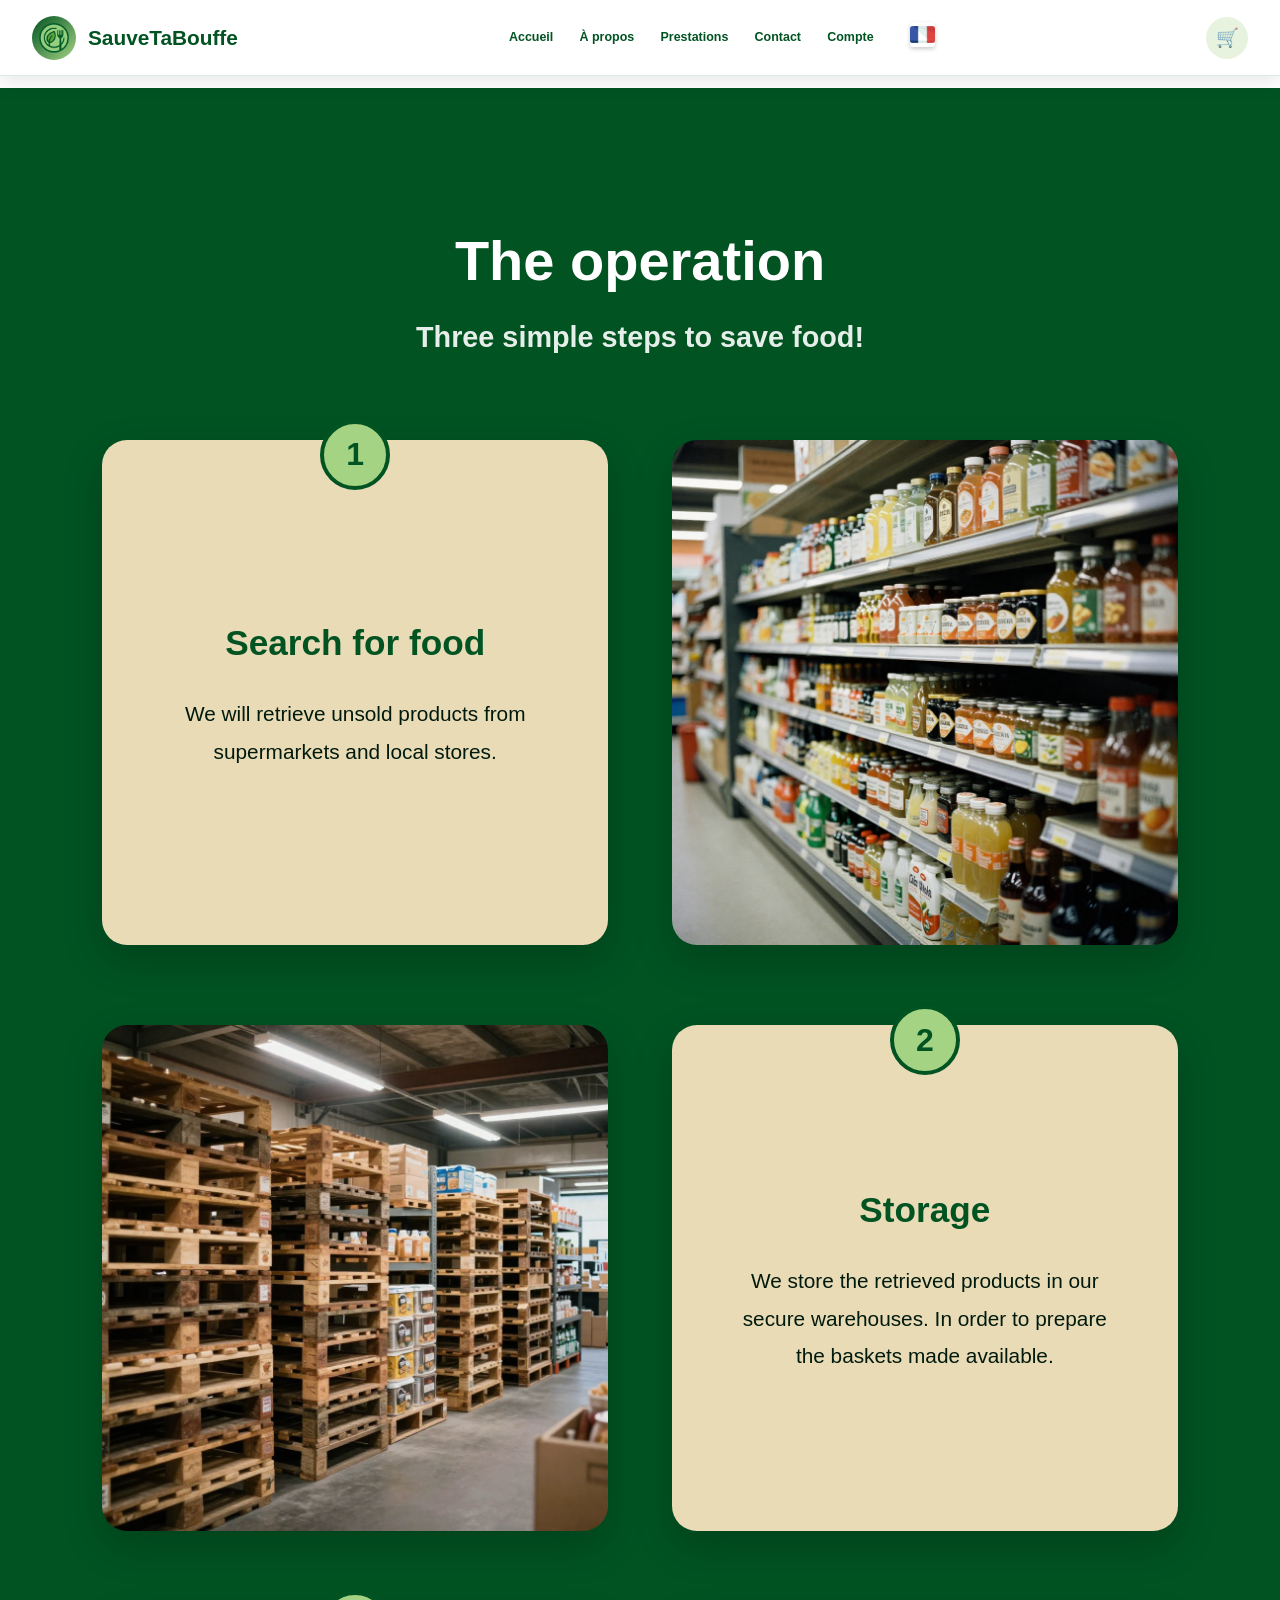
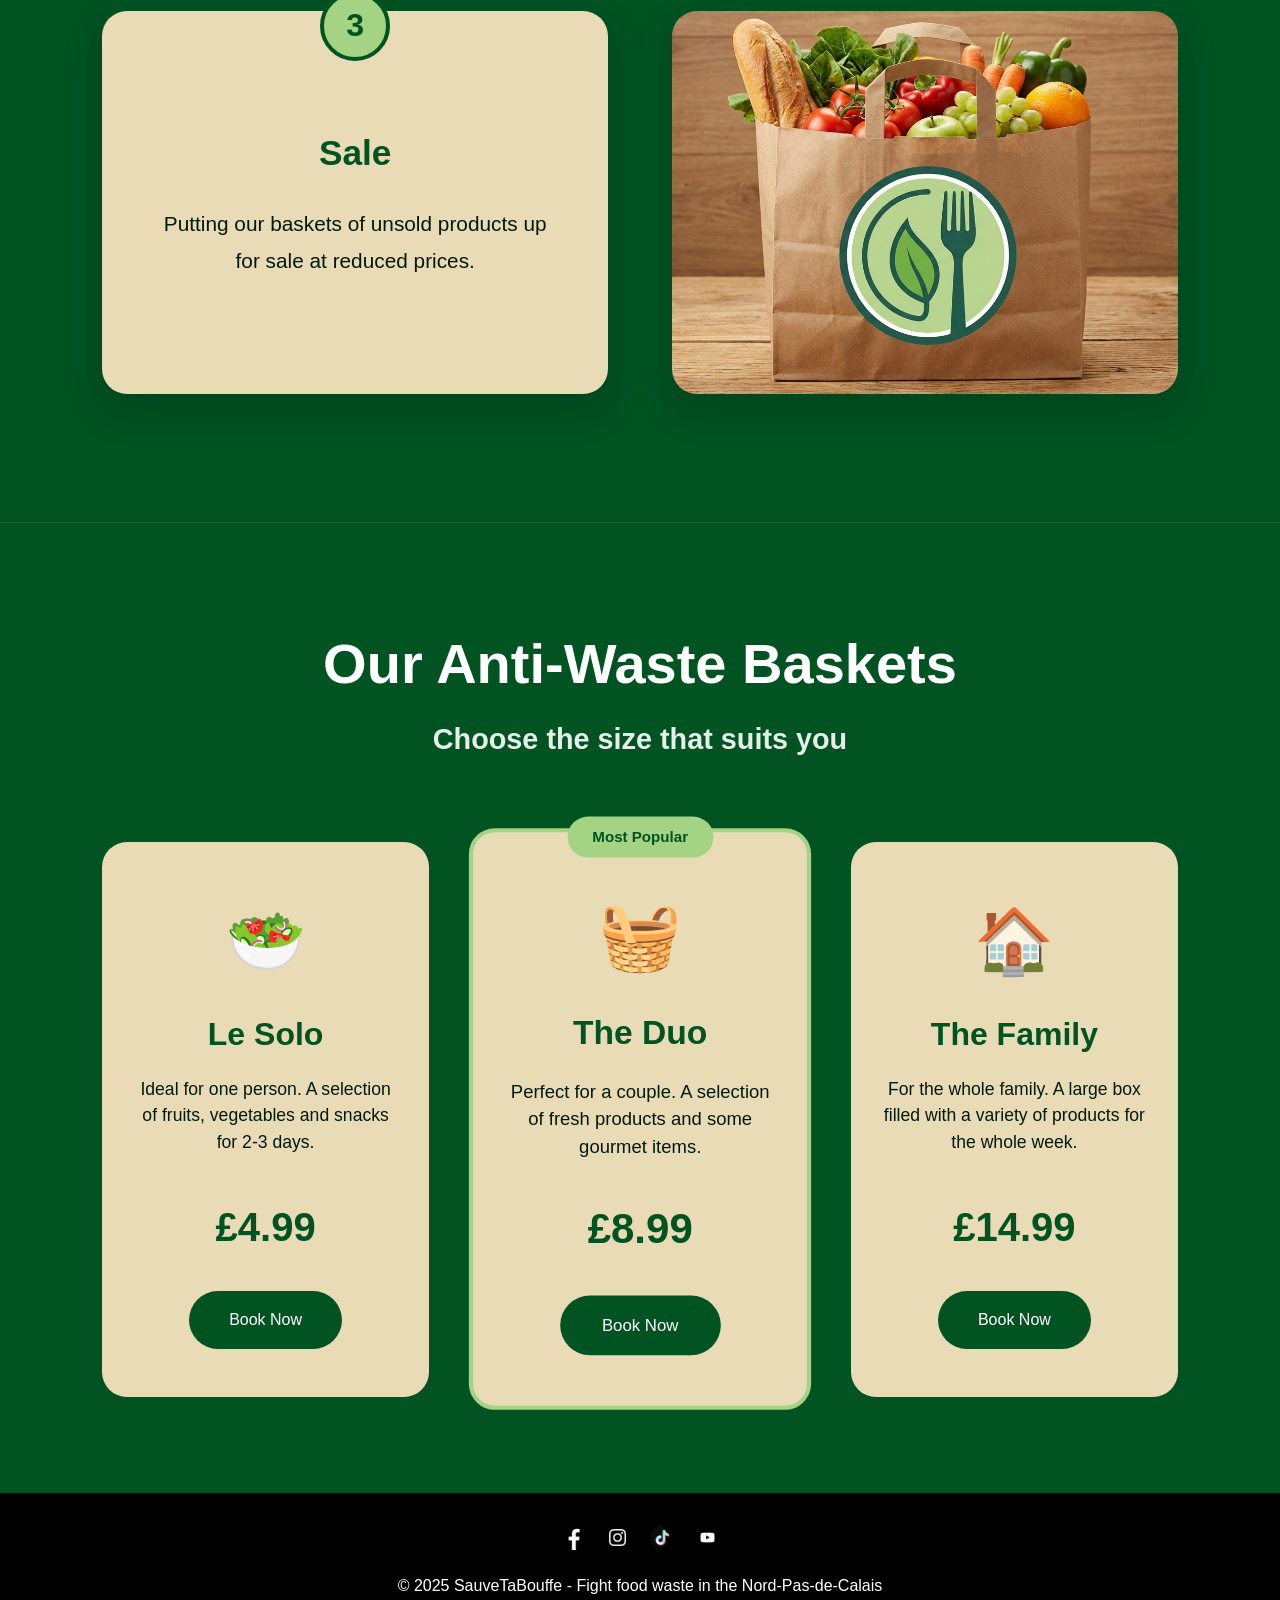
<file: prestations-en.html>
<!DOCTYPE html>
<html lang="en">
<head>
    <meta charset="UTF-8">
    <title>Prestations - SauveTaBouffe</title>
    <link rel="stylesheet" href="style.css">
</head>
<body>

<nav class="barre-nav">
    <div class="nav-logo">
        <div class="nav-logo-img">
            <img src="image/logo.png" alt="SauveTaBouffe" style="width:100%;height:100%;border-radius:50%;">
        </div>
        <span>SauveTaBouffe</span>
    </div>

    <ul class="nav-menu">
        <li><a href="index.html">Accueil</a></li>
        <li><a href="about.html">À propos</a></li>
        <li><a href="prestations.html">Prestations</a></li>
        <li><a href="contact.html">Contact</a></li>
        <li><a href="compte.html">Compte</a></li>
        <li class="nav-lang">
            <a href="prestations.html" title="Passer en Français">
                <img src="image/france.png" alt="Francais" class="flag-icon">
            </a>
        </li>
    </ul>
</nav>

<section class="contenu3">
    <div class="en-tete">
        <h2>The operation</h2>
        <p class="sous-titre">Three simple steps to save food!</p>
    </div>

    <div class="grille-etapes">
        <div class="case">
            <div class="badge">1</div>
            <h3>Search for food</h3>
            <p>We will retrieve unsold products from supermarkets and local stores.</p>
        </div>

        <div class="image-prestation">
            <img src="image/supermarchet.png" alt="Supermarché">
        </div>
        
        <div class="image-prestation">
            <img src="image/entrepot.png" alt="Entrepôt et logistique">
        </div>

        <div class="case">
            <div class="badge">2</div>
            <h3>Storage</h3>
            <p>We store the retrieved products in our secure warehouses. In order to prepare the baskets made available.</p>
        </div>
        <div class="case">
            <div class="badge">3</div>
            <h3>Sale</h3>
            <p>Putting our baskets of unsold products up for sale at reduced prices.</p>
        </div>
        <div class="image-prestation">
            <img src="image/commande.png" alt="Entrepôt">
        </div>
    </div>
</section>
<section class="section-paniers">
    <div class="en-tete">
        <h2>Our Anti-Waste Baskets</h2>
        <p class="sous-titre">Choose the size that suits you</p>
    </div>

    <div class="grille-paniers">
        <div class="carte-panier">
            <div class="panier-icon">🥗</div>
            <h3>Le Solo</h3>
            <p class="panier-description">Ideal for one person. A selection of fruits, vegetables and snacks for 2-3 days.</p>
            <div class="prix">£4.99</div>
            <a href="contact.html" class="bouton-panier">Book Now</a>
        </div>

        <div class="carte-panier populaire">
            <div class="badge-populaire">Most Popular</div>
            <div class="panier-icon">🧺</div>
            <h3>The Duo</h3>
            <p class="panier-description">Perfect for a couple. A selection of fresh products and some gourmet items.</p>
            <div class="prix">£8.99</div>
            <a href="contact.html" class="bouton-panier">Book Now</a>
        </div>

        <div class="carte-panier">
            <div class="panier-icon">🏠</div>
            <h3>The Family</h3>
            <p class="panier-description">For the whole family. A large box filled with a variety of products for the whole week.</p>
            <div class="prix">£14.99</div>
            <a href="contact.html" class="bouton-panier">Book Now</a>
        </div>
    </div>
</section>


<footer>
    <div class="footer-socials">
        <a href="https://www.facebook.com/profile.php?id=61586650501807" target="_blank" aria-label="Facebook">
            <img src="image/FaceBook.png" alt="Facebook">
        </a>
        <a href="https://www.instagram.com/sauvetabouffe_lens/" target="_blank" aria-label="Instagram">
            <img src="image/Instagram.png" alt="Instagram">
        </a>
        <a href="https://www.tiktok.com/@sauvetabouffe62" target="_blank" aria-label="TikTok">
            <img src="image/TikTok.png" alt="TikTok">
        </a>
        <a href="https://www.youtube.com/@SauveTaBouffe62" target="_blank" aria-label="YouTube">
            <img src="image/YouTube.png" alt="YouTube">
        </a>
    </div>
    <p>&copy; 2025 SauveTaBouffe - Fight food waste in the Nord-Pas-de-Calais</p>
</footer>

<script src="app.js"></script>
</body>
</html>
</file>
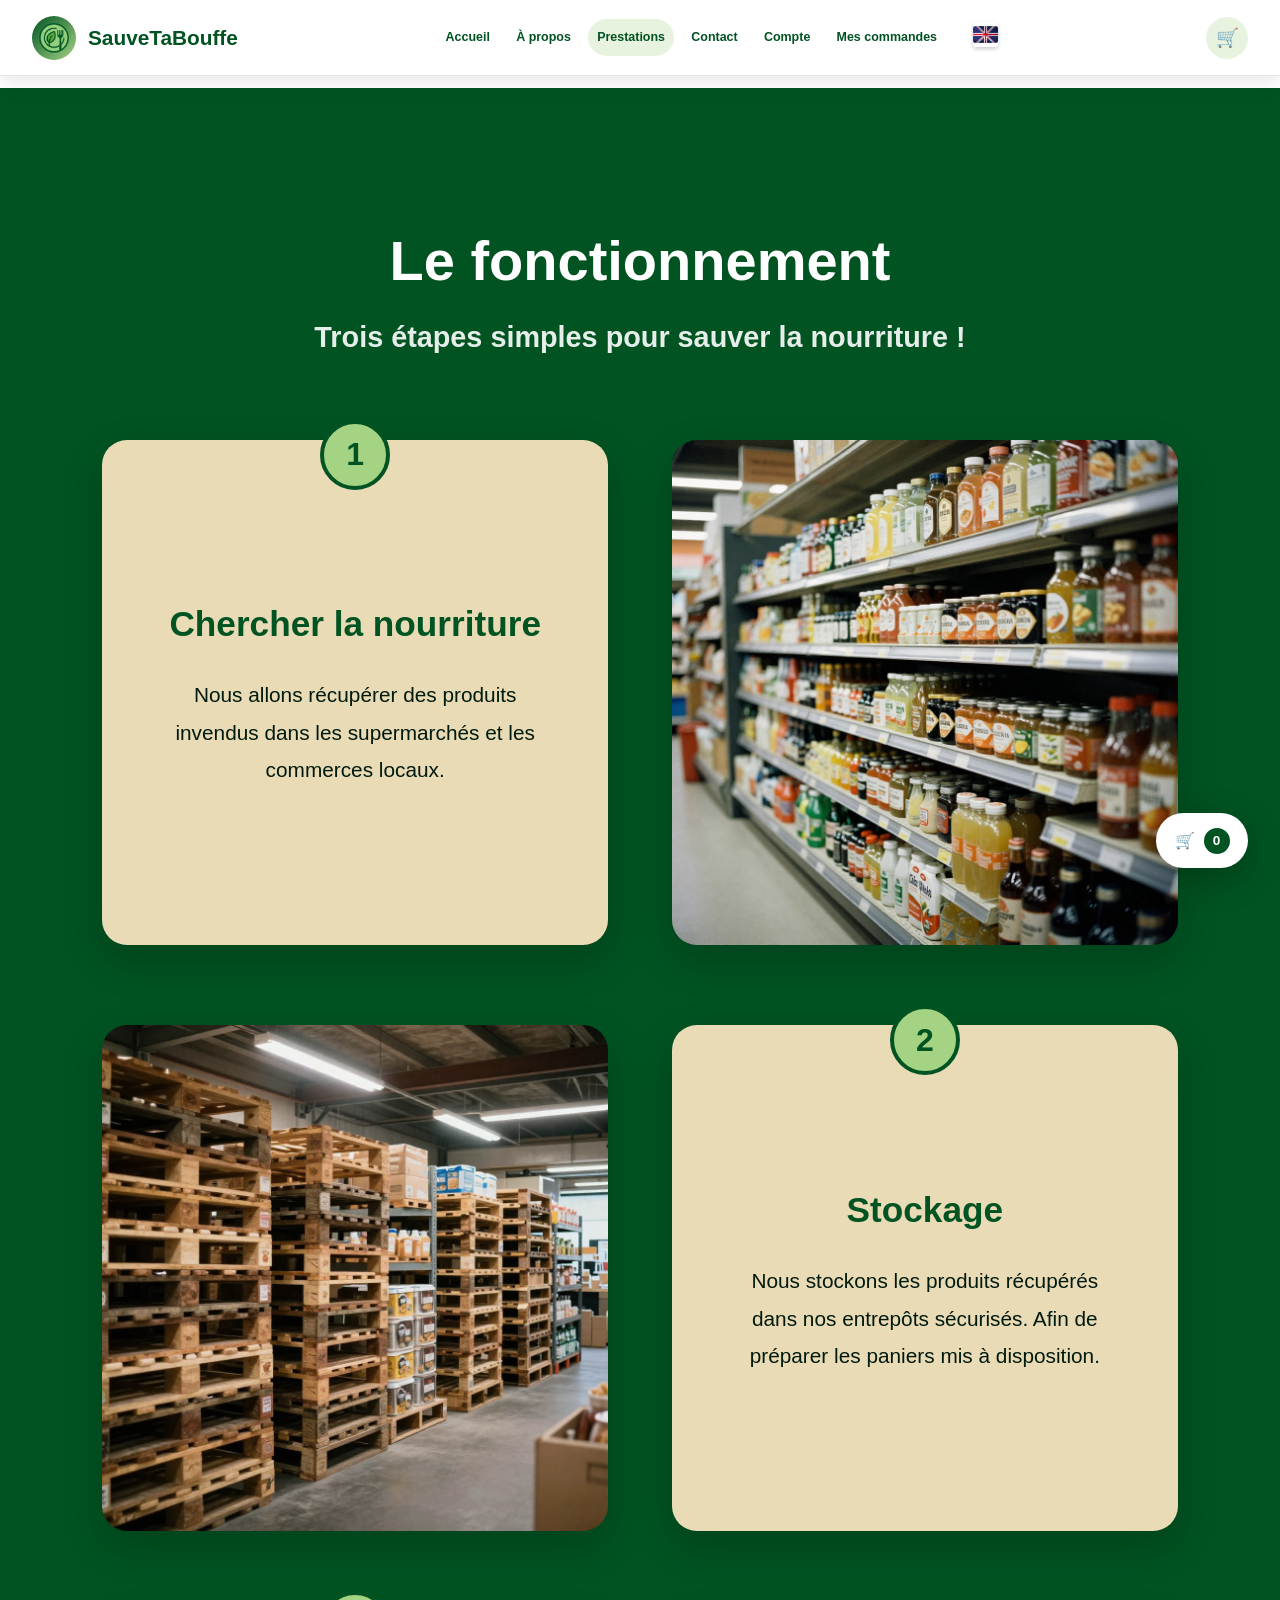
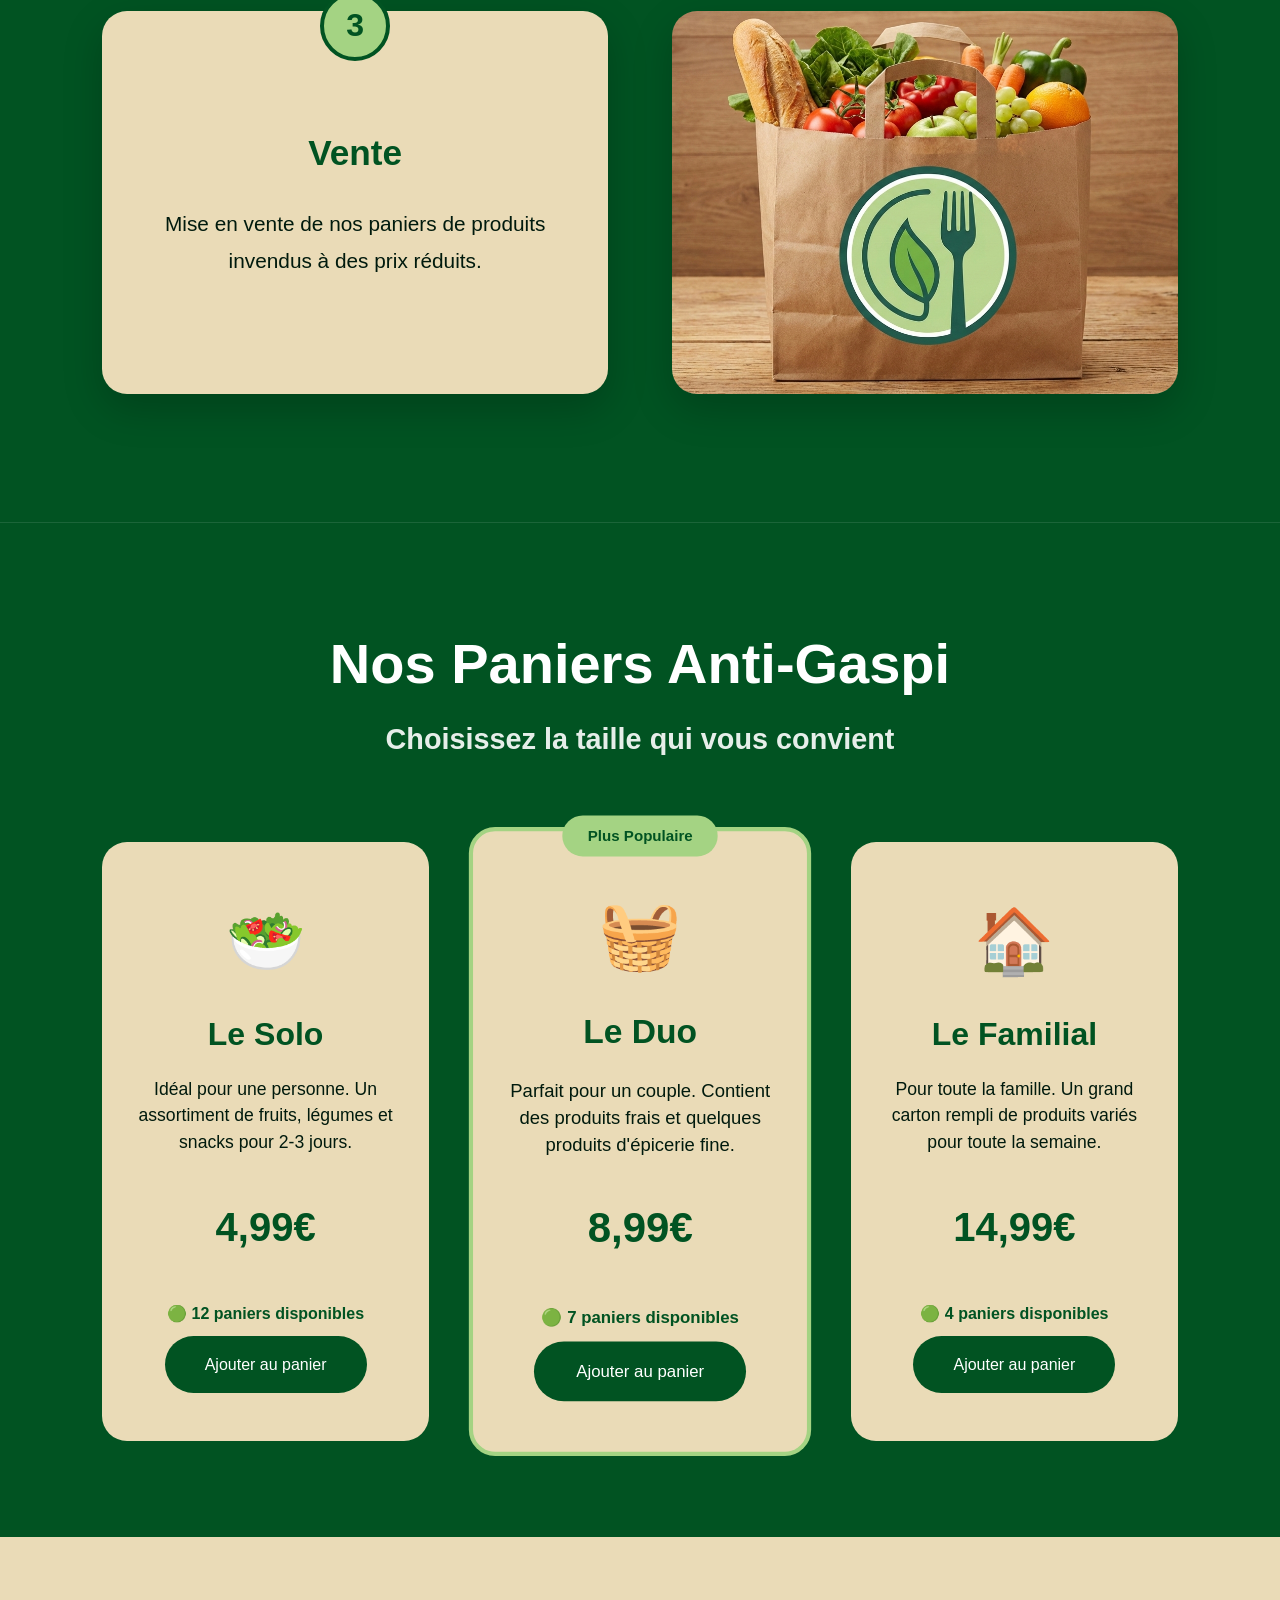
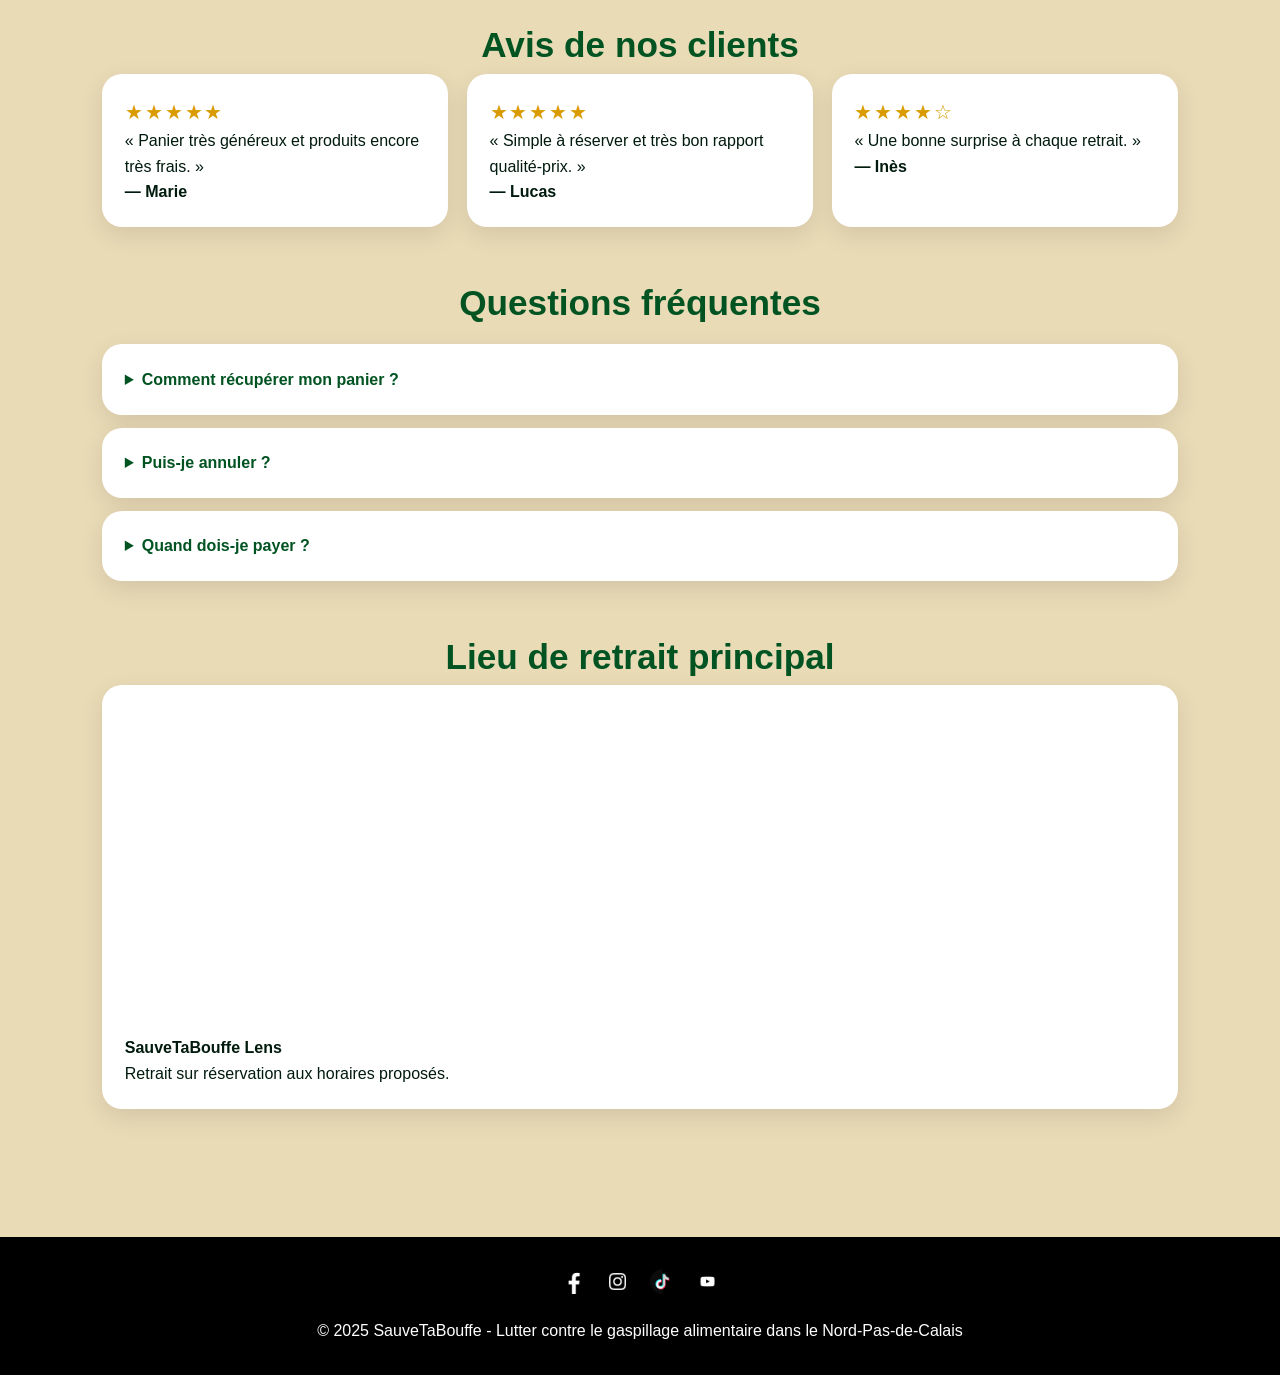
<file: prestations.html>
<!DOCTYPE html>
<html lang="fr">
<head>
    <meta charset="UTF-8">
    <title>Prestations - SauveTaBouffe</title>
    <link rel="stylesheet" href="style.css">
</head>
<body>

<nav class="barre-nav">
    <div class="nav-logo">
        <div class="nav-logo-img">
            <img src="image/logo.png" alt="SauveTaBouffe" style="width:100%;height:100%;border-radius:50%;">
        </div>
        <span>SauveTaBouffe</span>
    </div>

    <ul class="nav-menu">
        <li><a href="index.html">Accueil</a></li>
        <li><a href="about.html">À propos</a></li>
        <li><a href="prestations.html">Prestations</a></li>
        <li><a href="contact.html">Contact</a></li>
        <li><a href="compte.html">Compte</a></li>
            <li><a href="mes-commandes.html">Mes commandes</a></li>
        <li class="nav-lang">
            <a href="prestations-en.html" title="Switch to English">
                <img src="image/royaume-uni.png" alt="English" class="flag-icon">
            </a>
        </li>
    </ul>
</nav>

<section class="contenu3">
    <div class="en-tete">
        <h2>Le fonctionnement</h2>
        <p class="sous-titre">Trois étapes simples pour sauver la nourriture !</p>
    </div>

    <div class="grille-etapes">
        <div class="case">
            <div class="badge">1</div>
            <h3>Chercher la nourriture</h3>
            <p>Nous allons récupérer des produits invendus dans les supermarchés et les commerces locaux.</p>
        </div>

        <div class="image-prestation">
            <img src="image/supermarchet.png" alt="Supermarché">
        </div>
        
        <div class="image-prestation">
            <img src="image/entrepot.png" alt="Entrepôt et logistique">
        </div>

        <div class="case">
            <div class="badge">2</div>
            <h3>Stockage</h3>
            <p>Nous stockons les produits récupérés dans nos entrepôts sécurisés. Afin de préparer les paniers mis à disposition.</p>
        </div>
        <div class="case">
            <div class="badge">3</div>
            <h3>Vente</h3>
            <p>Mise en vente de nos paniers de produits invendus à des prix réduits.</p>
        </div>
        <div class="image-prestation">
            <img src="image/commande.png" alt="Entrepôt">
        </div>
    </div>
</section>
<section class="section-paniers">
    <div class="en-tete">
        <h2>Nos Paniers Anti-Gaspi</h2>
        <p class="sous-titre">Choisissez la taille qui vous convient</p>
    </div>

    <div class="grille-paniers">
        <div class="carte-panier">
            <div class="panier-icon">🥗</div>
            <h3>Le Solo</h3>
            <p class="panier-description">Idéal pour une personne. Un assortiment de fruits, légumes et snacks pour 2-3 jours.</p>
            <div class="prix">4,99€</div>
            <p class="stock-panier" data-stock="solo"></p>
            <button type="button" class="bouton-panier ajouter-panier" data-panier="solo" data-stock-initial="12" data-nom="Le Solo" data-prix="4.99">Ajouter au panier</button>
        </div>

        <div class="carte-panier populaire">
            <div class="badge-populaire">Plus Populaire</div>
            <div class="panier-icon">🧺</div>
            <h3>Le Duo</h3>
            <p class="panier-description">Parfait pour un couple. Contient des produits frais et quelques produits d'épicerie fine.</p>
            <div class="prix">8,99€</div>
            <p class="stock-panier" data-stock="duo"></p>
            <button type="button" class="bouton-panier ajouter-panier" data-panier="duo" data-stock-initial="7" data-nom="Le Duo" data-prix="8.99">Ajouter au panier</button>
        </div>

        <div class="carte-panier">
            <div class="panier-icon">🏠</div>
            <h3>Le Familial</h3>
            <p class="panier-description">Pour toute la famille. Un grand carton rempli de produits variés pour toute la semaine.</p>
            <div class="prix">14,99€</div>
            <p class="stock-panier" data-stock="familial"></p>
            <button type="button" class="bouton-panier ajouter-panier" data-panier="familial" data-stock-initial="4" data-nom="Le Familial" data-prix="14.99">Ajouter au panier</button>
        </div>
    </div>
</section>


<section class="section-plus">
  <div class="bloc-plus">
    <h2>Avis de nos clients</h2>
    <div class="grille-avis">
      <article><div class="etoiles">★★★★★</div><p>« Panier très généreux et produits encore très frais. »</p><strong>— Marie</strong></article>
      <article><div class="etoiles">★★★★★</div><p>« Simple à réserver et très bon rapport qualité-prix. »</p><strong>— Lucas</strong></article>
      <article><div class="etoiles">★★★★☆</div><p>« Une bonne surprise à chaque retrait. »</p><strong>— Inès</strong></article>
    </div>
  </div>
  <div class="bloc-plus">
    <h2>Questions fréquentes</h2>
    <details><summary>Comment récupérer mon panier ?</summary><p>Présentez votre référence de réservation au point de retrait sélectionné.</p></details>
    <details><summary>Puis-je annuler ?</summary><p>Vous pouvez contacter SauveTaBouffe avant le créneau choisi pour demander une annulation.</p></details>
    <details><summary>Quand dois-je payer ?</summary><p>Le paiement par carte est effectué directement en ligne avant la confirmation de la réservation.</p></details>
  </div>
  <div class="bloc-plus">
    <h2>Lieu de retrait principal</h2>
    <div class="carte-lieu">
      <iframe title="Carte du point de retrait à Lens" src="https://www.openstreetmap.org/export/embed.html?bbox=2.79%2C50.40%2C2.86%2C50.45&amp;layer=mapnik" loading="lazy"></iframe>
      <p><strong>SauveTaBouffe Lens</strong><br>Retrait sur réservation aux horaires proposés.</p>
    </div>
  </div>
</section>

<a href="panier.html" class="panier-flottant" aria-label="Voir mon panier">🛒 <span id="compteur-panier">0</span></a>
<div id="notification-panier" class="notification-panier" aria-live="polite"></div>

<footer>
    <div class="footer-socials">
        <a href="https://www.facebook.com/profile.php?id=61586650501807" target="_blank" aria-label="Facebook">
            <img src="image/FaceBook.png" alt="Facebook">
        </a>
        <a href="https://www.instagram.com/sauvetabouffe_lens/" target="_blank" aria-label="Instagram">
            <img src="image/Instagram.png" alt="Instagram">
        </a>
        <a href="https://www.tiktok.com/@sauvetabouffe62" target="_blank" aria-label="TikTok">
            <img src="image/TikTok.png" alt="TikTok">
        </a>
        <a href="https://www.youtube.com/@SauveTaBouffe62" target="_blank" aria-label="YouTube">
            <img src="image/YouTube.png" alt="YouTube">
        </a>
    </div>
    <p>&copy; 2025 SauveTaBouffe - Lutter contre le gaspillage alimentaire dans le Nord-Pas-de-Calais</p>
</footer>


<script>
const boutonsPanier = document.querySelectorAll('.ajouter-panier');
const compteurPanier = document.getElementById('compteur-panier');
const notificationPanier = document.getElementById('notification-panier');
const stockInitial = { solo: 12, duo: 7, familial: 4 };
function lirePanier(){ return JSON.parse(localStorage.getItem('sauveTaBouffePanier') || '[]'); }
function lireStocks(){ const s=JSON.parse(localStorage.getItem('sauveTaBouffeStocks') || 'null'); return s || {...stockInitial}; }
function sauverStocks(stocks){ localStorage.setItem('sauveTaBouffeStocks', JSON.stringify(stocks)); }
function enregistrerPanier(panier){ localStorage.setItem('sauveTaBouffePanier', JSON.stringify(panier)); actualiserCompteur(); actualiserStocks(); }
function actualiserCompteur(){ compteurPanier.textContent=lirePanier().reduce((s,a)=>s+a.quantite,0); }
function afficherNotification(message){ notificationPanier.textContent=message; notificationPanier.classList.add('visible'); setTimeout(()=>notificationPanier.classList.remove('visible'),2200); }
function actualiserStocks(){
 const stocks=lireStocks(), panier=lirePanier();
 document.querySelectorAll('.stock-panier').forEach(el=>{
  const id=el.dataset.stock, reserve=(panier.find(a=>a.id===id)||{}).quantite||0, restant=Math.max(0,stocks[id]-reserve);
  const btn=document.querySelector(`.ajouter-panier[data-panier="${id}"]`);
  el.textContent=restant===0?'🔴 Rupture de stock':restant<=3?`🟠 Plus que ${restant} panier(s) !`:`🟢 ${restant} paniers disponibles`;
  btn.disabled=restant===0; btn.textContent=restant===0?'Indisponible':'Ajouter au panier';
 });
}
boutonsPanier.forEach(bouton=>bouton.addEventListener('click',()=>{
 const panier=lirePanier(), stocks=lireStocks(), existant=panier.find(a=>a.id===bouton.dataset.panier);
 const q=existant?existant.quantite:0;
 if(q>=stocks[bouton.dataset.panier]){ afficherNotification('Stock maximum atteint'); return; }
 if(existant) existant.quantite++; else panier.push({id:bouton.dataset.panier,nom:bouton.dataset.nom,prix:Number(bouton.dataset.prix),quantite:1});
 enregistrerPanier(panier); afficherNotification(bouton.dataset.nom+' ajouté au panier ✓');
}));
actualiserCompteur(); actualiserStocks();
</script>
<script src="app.js"></script>
</body>
</html>
</file>
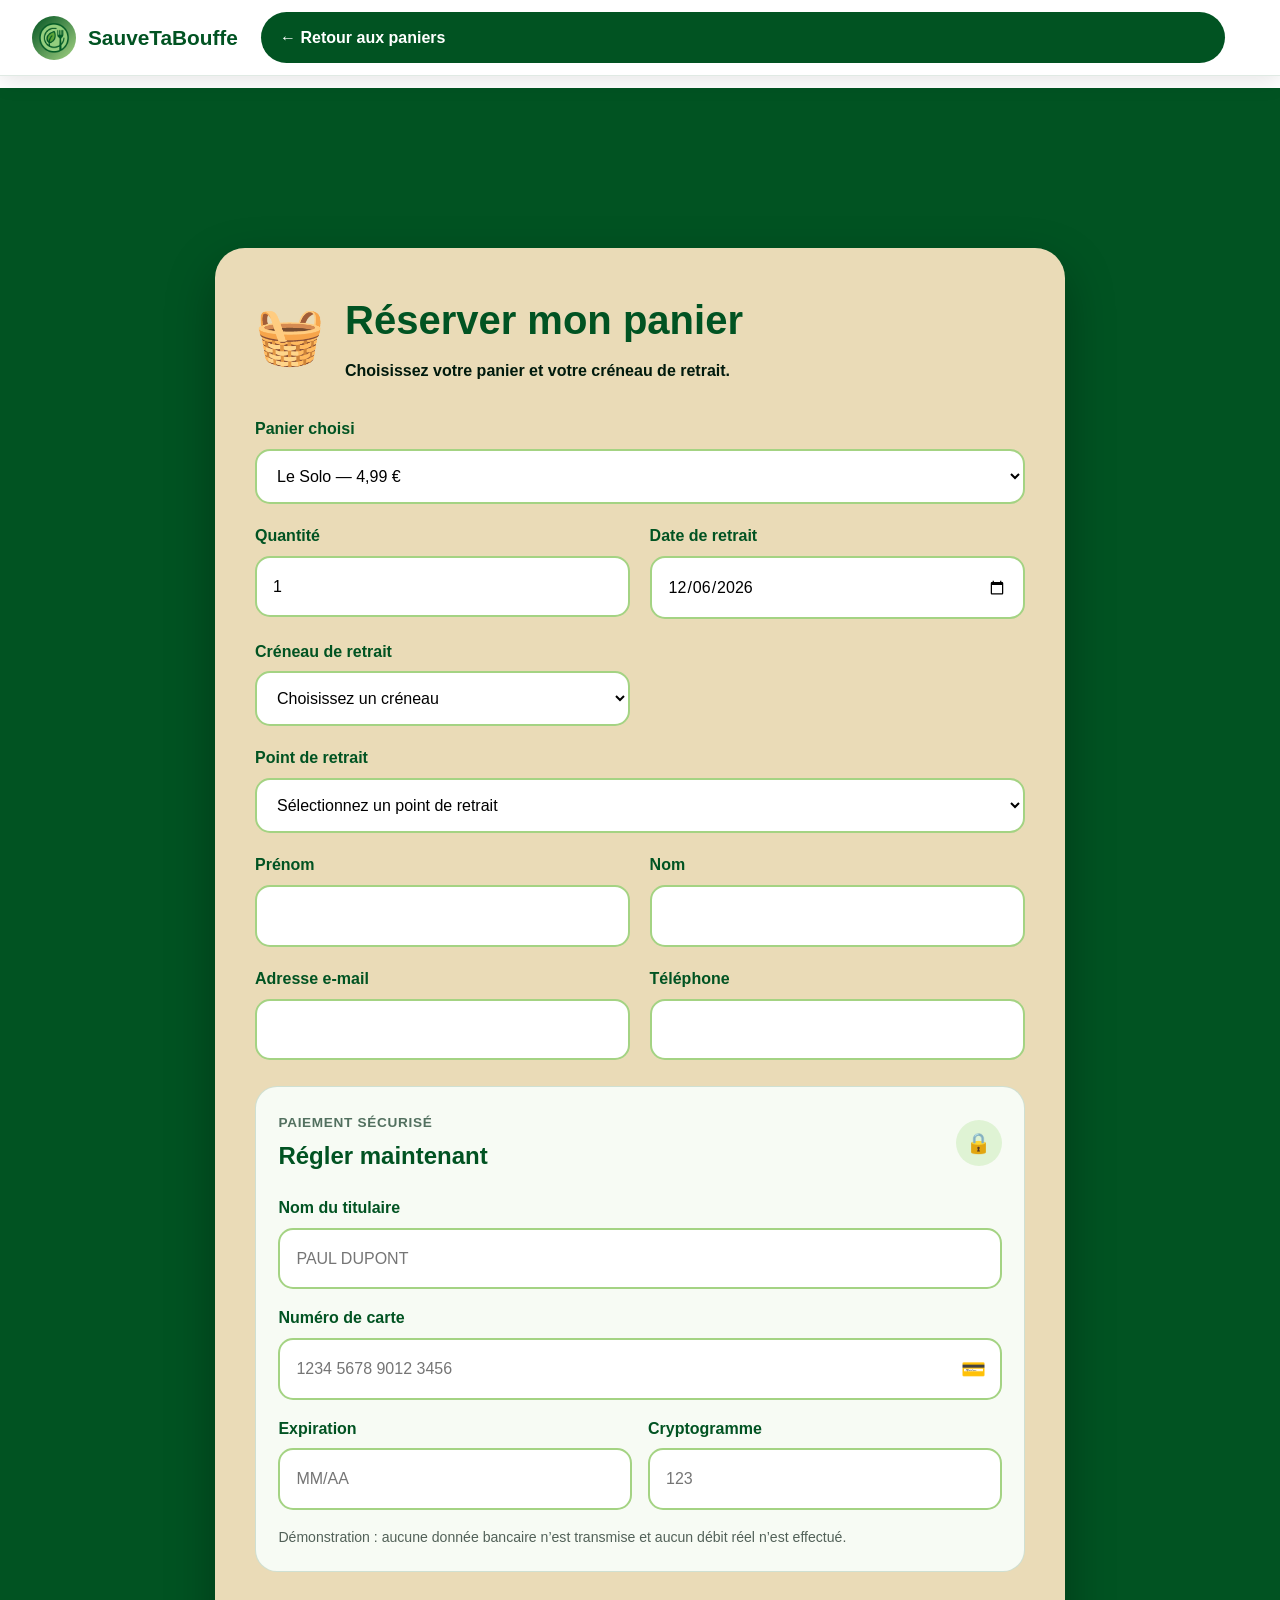
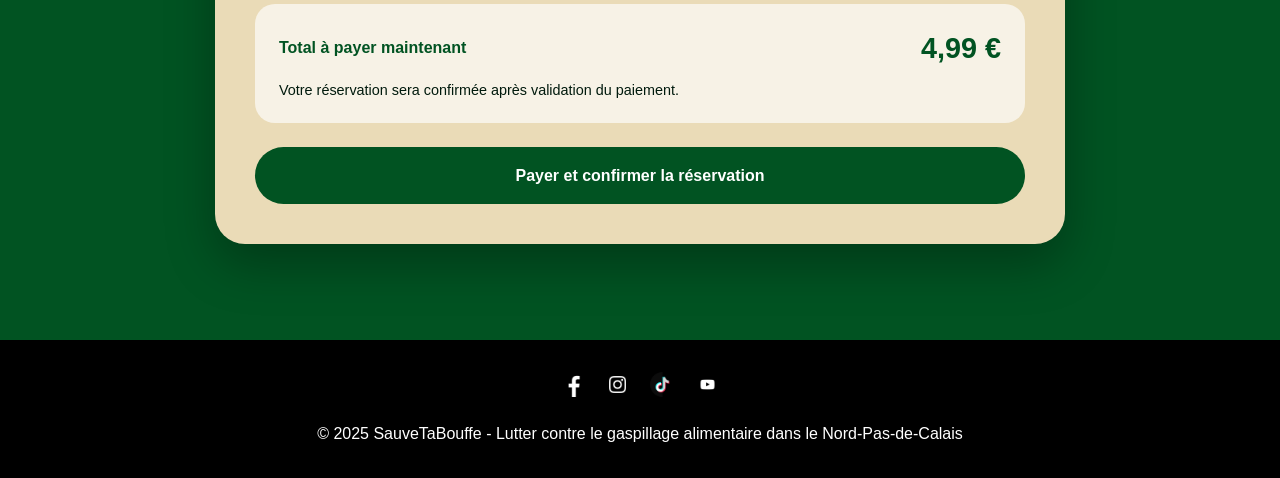
<file: reservation.html>
<!DOCTYPE html>
<html lang="fr">
<head>
    <meta charset="UTF-8">
    <meta name="viewport" content="width=device-width, initial-scale=1.0">
    <title>Réserver un panier - SauveTaBouffe</title>
    <link rel="stylesheet" href="style.css">
</head>
<body>
<nav class="barre-nav">
    <div class="nav-logo">
        <div class="nav-logo-img">
            <img src="image/logo.png" alt="SauveTaBouffe" style="width:100%;height:100%;border-radius:50%;">
        </div>
        <span>SauveTaBouffe</span>
    </div>
    <a href="prestations.html" class="retour-prestations">← Retour aux paniers</a>
</nav>

<main class="section-reservation">
    <div class="carte-reservation">
        <div class="en-tete-reservation">
            <span class="icone-reservation">🧺</span>
            <div>
                <h1>Réserver mon panier</h1>
                <p>Choisissez votre panier et votre créneau de retrait.</p>
            </div>
        </div>

        <form id="form-reservation">
            <div class="grille-formulaire">
                <div class="champ-reservation champ-large">
                    <label for="panier">Panier choisi</label>
                    <select id="panier" name="panier" required>
                        <option value="solo" data-prix="4.99">Le Solo — 4,99 €</option>
                        <option value="duo" data-prix="8.99">Le Duo — 8,99 €</option>
                        <option value="familial" data-prix="14.99">Le Familial — 14,99 €</option>
                    </select>
                </div>

                <div class="champ-reservation">
                    <label for="quantite">Quantité</label>
                    <input type="number" id="quantite" name="quantite" min="1" max="10" value="1" required>
                </div>

                <div class="champ-reservation">
                    <label for="date">Date de retrait</label>
                    <input type="date" id="date" name="date" required>
                </div>


                <div class="champ-reservation">
                    <label for="creneau">Créneau de retrait</label>
                    <select id="creneau" name="creneau" required>
                        <option value="">Choisissez un créneau</option>
                        <option>10 h 00 - 11 h 00</option>
                        <option>12 h 00 - 13 h 00</option>
                        <option>16 h 00 - 17 h 00</option>
                        <option>18 h 00 - 19 h 00</option>
                    </select>
                </div>

                <div class="champ-reservation champ-large">
                    <label for="retrait">Point de retrait</label>
                    <select id="retrait" name="retrait" required>
                        <option value="">Sélectionnez un point de retrait</option>
                        <option>SauveTaBouffe Lens</option>
                        <option>Entrepôt partenaire Lens</option>
                        <option>Commerce partenaire du centre-ville</option>
                    </select>
                </div>

                <div class="champ-reservation">
                    <label for="prenom">Prénom</label>
                    <input type="text" id="prenom" name="prenom" required>
                </div>

                <div class="champ-reservation">
                    <label for="nom">Nom</label>
                    <input type="text" id="nom" name="nom" required>
                </div>

                <div class="champ-reservation">
                    <label for="email">Adresse e-mail</label>
                    <input type="email" id="email" name="email" required>
                </div>

                <div class="champ-reservation">
                    <label for="telephone">Téléphone</label>
                    <input type="tel" id="telephone" name="telephone" required>
                </div>
            </div>

            <section class="bloc-paiement" aria-labelledby="titre-paiement">
                <div class="paiement-entete">
                    <div>
                        <span class="paiement-etape">Paiement sécurisé</span>
                        <h2 id="titre-paiement">Régler maintenant</h2>
                    </div>
                    <span class="paiement-cadenas" aria-hidden="true">🔒</span>
                </div>

                <div class="grille-paiement">
                    <div class="champ-reservation champ-large">
                        <label for="titulaire">Nom du titulaire</label>
                        <input type="text" id="titulaire" name="titulaire" autocomplete="cc-name" placeholder="PAUL DUPONT" required>
                    </div>
                    <div class="champ-reservation champ-large">
                        <label for="numero-carte">Numéro de carte</label>
                        <div class="champ-carte">
                            <input type="text" id="numero-carte" name="numero-carte" inputmode="numeric" autocomplete="cc-number" maxlength="19" placeholder="1234 5678 9012 3456" required>
                            <span aria-hidden="true">💳</span>
                        </div>
                    </div>
                    <div class="champ-reservation">
                        <label for="expiration">Expiration</label>
                        <input type="text" id="expiration" name="expiration" inputmode="numeric" autocomplete="cc-exp" maxlength="5" placeholder="MM/AA" required>
                    </div>
                    <div class="champ-reservation">
                        <label for="cvv">Cryptogramme</label>
                        <input type="password" id="cvv" name="cvv" inputmode="numeric" autocomplete="cc-csc" maxlength="3" placeholder="123" required>
                    </div>
                </div>
                <p class="paiement-info">Démonstration : aucune donnée bancaire n’est transmise et aucun débit réel n’est effectué.</p>
            </section>

            <div class="resume-reservation">
                <div>
                    <span>Total à payer maintenant</span>
                    <strong id="total">4,99 €</strong>
                </div>
                <p>Votre réservation sera confirmée après validation du paiement.</p>
            </div>

            <button type="submit" class="bouton-reserver-direct">Payer et confirmer la réservation</button>
        </form>

        <div id="confirmation-reservation" class="confirmation-reservation" hidden>
            <div class="confirmation-icone">✓</div>
            <h2>Paiement accepté !</h2>
            <p id="message-confirmation"></p>
            <div class="confirmation-qr">
                <img id="qr-confirmation" alt="QR code de la réservation">
                <div><h3>Votre QR code de retrait</h3><p>Présentez ce code au point de retrait pour retrouver rapidement votre commande.</p><div class="suivi-commande"><div class="etape-suivi active">En préparation</div><div class="etape-suivi">Prête à récupérer</div><div class="etape-suivi">Récupérée</div></div></div>
            </div>
            <div class="commandes-actions"><button type="button" id="facture-confirmation" class="bouton-mini">Télécharger la facture</button><a href="mes-commandes.html" class="bouton-mini secondaire">Voir mes commandes</a><a href="prestations.html" class="bouton-retour-paniers">Voir les autres paniers</a></div>
        </div>
    </div>
</main>

<footer>
    <div class="footer-socials">
        <a href="https://www.facebook.com/profile.php?id=61586650501807" target="_blank" aria-label="Facebook"><img src="image/FaceBook.png" alt="Facebook"></a>
        <a href="https://www.instagram.com/sauvetabouffe_lens/" target="_blank" aria-label="Instagram"><img src="image/Instagram.png" alt="Instagram"></a>
        <a href="https://www.tiktok.com/@sauvetabouffe62" target="_blank" aria-label="TikTok"><img src="image/TikTok.png" alt="TikTok"></a>
        <a href="https://www.youtube.com/@SauveTaBouffe62" target="_blank" aria-label="YouTube"><img src="image/YouTube.png" alt="YouTube"></a>
    </div>
    <p>&copy; 2025 SauveTaBouffe - Lutter contre le gaspillage alimentaire dans le Nord-Pas-de-Calais</p>
</footer>

<script>
const panier = document.getElementById('panier');
const quantite = document.getElementById('quantite');
const dateRetrait = document.getElementById('date');
const total = document.getElementById('total');
const formulaire = document.getElementById('form-reservation');
const confirmation = document.getElementById('confirmation-reservation');
const numeroCarte = document.getElementById('numero-carte');
const expiration = document.getElementById('expiration');
const cvv = document.getElementById('cvv');
const titulaire = document.getElementById('titulaire');
const compte = JSON.parse(localStorage.getItem('sauveTaBouffeCompte') || 'null');
const estConnecte = localStorage.getItem('sauveTaBouffeConnecte') === 'oui';
const stockInitial = { solo: 12, duo: 7, familial: 4 };

if (compte && estConnecte) {
    document.getElementById('nom').value = compte.nom || '';
    document.getElementById('email').value = compte.email || '';
    titulaire.value = (compte.nom || '').toUpperCase();
}

numeroCarte.addEventListener('input', () => {
    numeroCarte.value = numeroCarte.value.replace(/\D/g, '').slice(0, 16).replace(/(.{4})/g, '$1 ').trim();
});
expiration.addEventListener('input', () => {
    const chiffres = expiration.value.replace(/\D/g, '').slice(0, 4);
    expiration.value = chiffres.length > 2 ? chiffres.slice(0, 2) + '/' + chiffres.slice(2) : chiffres;
});
cvv.addEventListener('input', () => { cvv.value = cvv.value.replace(/\D/g, '').slice(0, 3); });

const params = new URLSearchParams(window.location.search);
const parametrePanier = params.get('panier');
if (['solo', 'duo', 'familial'].includes(parametrePanier)) panier.value = parametrePanier;

const commandePanier = JSON.parse(localStorage.getItem('sauveTaBouffeCommande') || '[]');
if (params.get('commande') === 'panier' && commandePanier.length) {
    const premier = commandePanier[0];
    panier.value = premier.id;
    quantite.value = premier.quantite;
}

const demain = new Date();
demain.setDate(demain.getDate() + 1);
const dateMinimum = demain.toISOString().split('T')[0];
dateRetrait.min = dateMinimum;
dateRetrait.value = dateMinimum;

function calculerTotal() {
    const option = panier.options[panier.selectedIndex];
    return Number(option.dataset.prix) * Math.max(1, Number(quantite.value) || 1);
}

function actualiserTotal() {
    total.textContent = calculerTotal().toLocaleString('fr-FR', {style: 'currency', currency: 'EUR'});
}

panier.addEventListener('change', actualiserTotal);
quantite.addEventListener('input', actualiserTotal);
actualiserTotal();

formulaire.addEventListener('submit', function(event) {
    event.preventDefault();
    if (!formulaire.checkValidity()) {
        formulaire.reportValidity();
        return;
    }

    const numeroNettoye = numeroCarte.value.replace(/\s/g, '');
    const expirationValide = /^(0[1-9]|1[0-2])\/\d{2}$/.test(expiration.value);
    if (!/^\d{16}$/.test(numeroNettoye)) {
        afficherNotificationGlobale('Saisissez un numéro de carte de 16 chiffres.', 'erreur');
        numeroCarte.focus();
        return;
    }
    if (!expirationValide) {
        afficherNotificationGlobale('Saisissez une date d’expiration valide au format MM/AA.', 'erreur');
        expiration.focus();
        return;
    }
    if (!/^\d{3}$/.test(cvv.value)) {
        afficherNotificationGlobale('Saisissez un cryptogramme de 3 chiffres.', 'erreur');
        cvv.focus();
        return;
    }

    const idPanier = panier.value;
    const stocks = JSON.parse(localStorage.getItem('sauveTaBouffeStocks') || 'null') || {...stockInitial};
    const quantiteDemandee = Number(quantite.value);
    if (quantiteDemandee > (stocks[idPanier] || 0)) { afficherNotificationGlobale('Stock insuffisant pour cette quantité.', 'erreur'); return; }
    const nomPanier = panier.options[panier.selectedIndex].text.split(' — ')[0];
    const dateFormatee = new Date(dateRetrait.value + 'T12:00:00').toLocaleDateString('fr-FR');
    const reference = 'STB-' + Date.now().toString().slice(-6);
    const reservation = {
        reference,
        panier: nomPanier,
        quantite: Number(quantite.value),
        date: dateFormatee,
        retrait: document.getElementById('retrait').value + ' — ' + document.getElementById('creneau').value,
        total: calculerTotal(),
        statut: 'En préparation',
        paiement: 'Carte •••• ' + numeroNettoye.slice(-4),
        email: document.getElementById('email').value.trim(),
        creeLe: new Date().toISOString()
    };

    const reservations = JSON.parse(localStorage.getItem('sauveTaBouffeReservations') || '[]');
    reservations.push(reservation);
    stocks[idPanier] -= quantiteDemandee;
    localStorage.setItem('sauveTaBouffeStocks', JSON.stringify(stocks));
    localStorage.setItem('sauveTaBouffeReservations', JSON.stringify(reservations));
    localStorage.removeItem('sauveTaBouffeCommande');
    localStorage.removeItem('sauveTaBouffePanier');

    document.getElementById('message-confirmation').textContent =
        `${reservation.quantite} × ${nomPanier} payé(s) et réservé(s) pour le ${dateFormatee}. Référence : ${reference}.`;
    document.getElementById('qr-confirmation').src = urlQRCode(reservation);
    document.getElementById('facture-confirmation').onclick = () => telechargerFacture(reference);

    formulaire.hidden = true;
    confirmation.hidden = false;
    sessionStorage.setItem('sauveTaBouffeNotification', 'Paiement accepté : votre réservation est confirmée.');
    if (typeof afficherNotificationGlobale === 'function') {
        afficherNotificationGlobale('Paiement accepté et réservation ajoutée à votre historique.', 'succes');
    }
    window.scrollTo({top: 0, behavior: 'smooth'});
});
</script>
<script src="app.js"></script>
</body>
</html>
</file>
<file: style.css>
* {
    margin: 0;
    padding: 0;
    box-sizing: border-box;
}

body {
    font-family: 'Montserrat', sans-serif;
    color: #001a0d;
    line-height: 1.6;
    overflow-x: hidden;
}

/* NAVIGATION (header) */
.barre-nav {
    position: fixed;
    top: 2rem;
    left: 50%;
    transform: translateX(-50%);
    background: rgba(255, 255, 255, 0.95);
    backdrop-filter: blur(10px);
    padding: 1rem 2rem;
    border-radius: 50px;
    z-index: 1000;
    box-shadow: 0 10px 40px rgba(0, 0, 0, 0.15);
    display: flex;
    align-items: center;
    gap: 3rem;
}

.nav-logo {
    display: flex;
    align-items: center;
    gap: 12px;
    font-weight: 700;
    font-size: 1.3rem;
    color: #015322;
}

.nav-logo-img {
    width: 40px;
    height: 40px;
    background: linear-gradient(135deg, #015322, #A4D383);
    border-radius: 50%;
    display: flex;
    align-items: center;
    justify-content: center;
}

.nav-lang {
    display: flex;
    align-items: center;
    margin-left: 10px;
}

.flag-icon {
    width: 25px;
    height: auto;
    border-radius: 3px;
    transition: transform 0.2s;
    cursor: pointer;
    box-shadow: 0 2px 4px rgba(0,0,0,0.2);
}

.flag-icon:hover {
    transform: scale(1.2);
}

.nav-menu {
    display: flex;
    align-items: center;
    list-style: none;
    gap: 1.5rem;
}

.nav-menu a {
    color: #015322;
    text-decoration: none;
    font-weight: 500;
    font-size: 0.95rem;
    padding: 0.5rem 1rem;
    border-radius: 20px;
    transition: all 0.3s;
}

.nav-menu a:hover {
    background: rgba(1, 83, 34, 0.1);
}

/* RECHERCHE (aside ou div flottante) */
.barre-recherche-flottante {
    position: fixed;
    top: 2rem;
    right: 3%;
    z-index: 1001;
}

.search-box {
    display: flex;
    align-items: center;
    background: rgba(255, 255, 255, 0.95);
    backdrop-filter: blur(10px);
    padding: 0.8rem 1.5rem;
    border-radius: 50px;
    box-shadow: 0 10px 40px rgba(0, 0, 0, 0.15);
    border: 1px solid rgba(1, 83, 34, 0.1);
}

.search-box input {
    border: none;
    background: transparent;
    outline: none;
    padding: 5px;
    width: 220px;
    font-family: 'Montserrat', sans-serif;
    font-size: 0.9rem;
}

.search-box button {
    background: none;
    border: none;
    color: #015322;
    cursor: pointer;
    display: flex;
    align-items: center;
    transition: transform 0.2s;
}

.search-box button:hover {
    transform: scale(1.1);
}

@keyframes fadeIn {
    from { opacity: 0; transform: translateY(20px); }
    to { opacity: 1; transform: translateY(0); }
}

/* HERO ABOUT (section a-propos) */
.hero-about {
    height: 80vh; 
    display: flex;
    justify-content: center;
    align-items: center;
    background-color: #015322;
    padding-top: 100px;
}

.hero-white-box {
    background: white;
    padding: 3.5rem;
    border-radius: 25px;
    text-align: center;
    box-shadow: 0 20px 50px rgba(0, 0, 0, 0.2);
    max-width: 800px;
    width: 90%;
    animation: fadeIn 1s ease-out;
}

.hero-white-box h1 {
    color: #015322;
    font-size: 2.6rem;
    font-weight: 800;
    margin-bottom: 1.2rem;
}

.hero-white-box p {
    font-size: 1.2rem;
    color: #333;
    margin-bottom: 2rem;
}

.bouton-accroche {
    display: inline-block;
    background-color: #015322;
    color: white;
    padding: 1rem 2.2rem;
    text-decoration: none;
    border-radius: 50px;
    font-weight: 600;
    transition: all 0.3s ease;
}

.bouton-accroche:hover {
    background-color: #A4D383;
    color: #015322;
    transform: translateY(-3px);
}

/* HERO VIDEO (section accueil) */
.contenu {
    min-height: 100vh;
}

.hero-video {
    position: relative;
    width: 100%;
    height: 100vh;
    overflow: hidden;
}

.hero-video video {
    width: 100%;
    height: 100%;
    object-fit: cover;
}

.hero-overlay {
    position: absolute;
    inset: 0;
}

.contenu-texte {
    position: absolute;
    inset: 0;
    display: flex;
    flex-direction: column;
    justify-content: center;
    align-items: center;
    color: white;
    text-align: center;
}

/* SECTION TEXTE SECONDAIRE (section description) */
.contenu2 {
    background-color: #EADBB7;
    min-height: 80vh;
    display: flex;
    justify-content: center;
    align-items: center;
}

.contenu2-texte {
    padding: 6rem 8%;
    text-align: center;
}

.contenu2-texte h2 {
    font-size: 3.5rem;
    color: #015322;
    margin-bottom: 2rem;
}

.contenu2-texte p {
    font-size: 1.3rem;
    max-width: 1000px;
    margin: 0 auto 1.5rem;
}

/* SECTION GRILLE PRESTATIONS / ETAPES (section services) */
.contenu3 {
    padding: 8rem 8%;
    background-color: #015322;
}

.contenu3 .en-tete {
    width: 100%;
    text-align: center;
    margin-bottom: 5rem;
    display: flex;
    flex-direction: column;
    align-items: center;
    gap: 0.5rem;
}

.contenu3 .en-tete h2 {
    font-family: 'Montserrat', sans-serif;
    font-weight: 800;
    font-size: 3.5rem;
    color: #ffffff;
    margin: 0;
}

.contenu3 .en-tete .sous-titre {
    font-family: 'Montserrat', sans-serif;
    font-weight: 700;
    font-size: 1.8rem;
    color: #ffffff;
    margin: 0;
    opacity: 0.9;
}

.grille-etapes {
    display: grid;
    grid-template-columns: 1fr 1fr;
    gap: 5rem 4rem;
    width: 100%;
    max-width: 1200px;
    margin: 0 auto;
}

.case {
    background: #EADBB7;
    border-radius: 25px;
    padding: 4rem 2rem;
    position: relative;
    box-shadow: 0 15px 40px rgba(0, 0, 0, 0.2);
    width: 100%;
    display: flex;
    flex-direction: column;
    justify-content: center;
    text-align: center;
}

.case h3 {
    font-size: 2.2rem;
    margin-bottom: 1.5rem;
    color: #015322;
    font-weight: 800;
}

.case p {
    font-size: 1.3rem;
    line-height: 1.8;
    max-width: 90%;
    margin: 0 auto;
}

.image-prestation {
    width: 100%;
    height: 100%;
    border-radius: 25px;
    overflow: hidden;
    box-shadow: 0 15px 40px rgba(0, 0, 0, 0.2);
}

.image-prestation img {
    width: 100%;
    height: 100%;
    object-fit: cover;
    display: block;
}

.case .badge {
    position: absolute;
    top: -20px;
    left: 50% !important;
    transform: translateX(-50%);
    width: 70px;
    height: 70px;
    background: #A4D383;
    color: #015322;
    border-radius: 50%;
    display: flex;
    align-items: center;
    justify-content: center;
    font-size: 2rem;
    font-weight: 800;
    border: 4px solid #015322;
    z-index: 10;
}

.grille-etapes .case:nth-child(1) .badge,
.grille-etapes .case:nth-child(4) .badge {
    left: -30px;
    right: auto;
}

.grille-etapes .case:nth-child(2) .badge {
    left: auto;
    right: -30px;
}

/* SECTION PANIERS / OFFRES (section pricing) */
.section-paniers {
    padding: 6rem 8%;
    background-color: #015322;
    border-top: 1px solid rgba(255, 255, 255, 0.1);
}

.grille-paniers {
    display: grid;
    grid-template-columns: repeat(auto-fit, minmax(300px, 1fr));
    gap: 3rem;
    max-width: 1200px;
    margin: 0 auto;
}

.carte-panier {
    background: #EADBB7;
    border-radius: 25px;
    padding: 3rem 2rem;
    text-align: center;
    position: relative;
    transition: transform 0.3s ease, box-shadow 0.3s ease;
    display: flex;
    flex-direction: column;
    align-items: center;
}

.carte-panier:hover {
    transform: translateY(-10px);
    box-shadow: 0 20px 40px rgba(0,0,0,0.3);
}

.carte-panier.populaire {
    border: 4px solid #A4D383;
    transform: scale(1.05);
}

.carte-panier.populaire:hover {
    transform: scale(1.05) translateY(-10px);
}

.badge-populaire {
    position: absolute;
    top: -15px;
    background: #A4D383;
    color: #015322;
    padding: 0.5rem 1.5rem;
    border-radius: 20px;
    font-weight: 800;
    font-size: 0.9rem;
}

.panier-icon {
    font-size: 4rem;
    margin-bottom: 1rem;
}

.carte-panier h3 {
    font-size: 2rem;
    color: #015322;
    margin-bottom: 1rem;
}

.panier-description {
    font-size: 1.1rem;
    color: #001a0d;
    margin-bottom: 2rem;
    line-height: 1.5;
    flex-grow: 1;
}

.prix {
    font-size: 2.5rem;
    font-weight: 800;
    color: #015322;
    margin-bottom: 2rem;
}

.bouton-panier {
    background: #015322;
    color: white;
    text-decoration: none;
    padding: 1rem 2.5rem;
    border-radius: 50px;
    font-weight: 700;
    transition: background 0.3s ease;
}

.bouton-panier:hover {
    background: #A4D383;
    color: #015322;
}

.en-tete {
    width: 100%;
    text-align: center;
    margin-bottom: 5rem;
    display: flex;
    flex-direction: column;
    align-items: center;
    gap: 0.5rem;
}

.en-tete h2 {
    font-family: 'Montserrat', sans-serif;
    font-weight: 800;
    font-size: 3.5rem;
    color: #ffffff;
    margin: 0;
}

.en-tete .sous-titre {
    font-family: 'Montserrat', sans-serif;
    font-weight: 700;
    font-size: 1.8rem;
    color: #ffffff;
    margin: 0;
    opacity: 0.9;
}

/* FOOTER (footer) */
footer {
    background: black;
    color: white;
    padding: 2rem 8%;
    text-align: center;
    width: 100%;
}

.footer-socials {
    display: flex;
    justify-content: center;
    align-items: center;
    gap: 20px;
    margin-bottom: 1rem;
}

.footer-socials img {
    width: 25px;
    height: auto;
}

/* CONTACT */
.contenu2 form{
    max-width:700px;
    margin:2rem auto 0;
    background:#fff;
    padding:2.5rem;
    border-radius:25px;
    box-shadow:0 15px 40px rgba(0,0,0,.15);
    text-align:left;
}
.contenu2 form input[type="text"],
.contenu2 form input[type="password"],
.contenu2 form select,
.contenu2 form textarea{
    width:100%;
    padding:1rem;
    border:2px solid #A4D383;
    border-radius:15px;
    font-family:'Montserrat',sans-serif;
    font-size:1rem;
    margin-top:.5rem;
}
.contenu2 form textarea{
    resize:vertical;
}
.contenu2 form p{
    margin:1rem 0 .5rem;
    font-weight:700;
    color:#015322;
}
.contenu2 form input[type="radio"]{
    margin-right:.5rem;
}
.bouton1{
    background:#015322;
    color:#fff;
    border:none;
    border-radius:50px;
    padding:1rem 2rem;
    font-weight:700;
    cursor:pointer;
    transition:.3s;
    margin-right:1rem;
}
.bouton1:hover{
    background:#A4D383;
    color:#015322;
}


/* COMPTE */
.section-compte {
    min-height: 100vh;
    padding: 10rem 8% 6rem;
    background: #015322;
    display: flex;
    justify-content: center;
    align-items: flex-start;
}

.carte-compte {
    width: 100%;
    max-width: 700px;
    background: #EADBB7;
    padding: 2.5rem;
    border-radius: 30px;
    box-shadow: 0 20px 50px rgba(0, 0, 0, 0.3);
}

.carte-compte h2 {
    margin: 0;
    text-align: center;
    color: #015322;
    font-size: 2.5rem;
    font-weight: 800;
}

.compte-intro {
    text-align: center;
    margin: .75rem 0 2rem;
    color: #001a0d;
    font-weight: 600;
}

.onglets-compte {
    display: flex;
    gap: .75rem;
    margin-bottom: 2rem;
    background: rgba(255, 255, 255, .55);
    padding: .5rem;
    border-radius: 50px;
}

.onglet-compte {
    flex: 1;
    padding: 1rem;
    border: none;
    border-radius: 50px;
    background: transparent;
    color: #015322;
    font-family: 'Montserrat', sans-serif;
    font-weight: 800;
    cursor: pointer;
}

.onglet-compte.actif {
    background: #015322;
    color: #fff;
}

.formulaire-compte {
    display: none;
}

.formulaire-compte.actif {
    display: block;
}

.formulaire-compte label {
    display: block;
    margin: 1rem 0 .4rem;
    color: #015322;
    font-weight: 700;
}

.formulaire-compte input {
    width: 100%;
    padding: 1rem;
    border: 2px solid #A4D383;
    border-radius: 15px;
    font-family: 'Montserrat', sans-serif;
    font-size: 1rem;
    background: #fff;
}

.formulaire-compte .bouton1 {
    width: 100%;
    margin: 2rem 0 0;
}

@media (max-width: 800px) {
    .onglets-compte {
        flex-direction: column;
        border-radius: 25px;
    }
}


/* RÉSERVATION - page accessible uniquement depuis les boutons Réserver */
.retour-prestations {
    color: #fff;
    text-decoration: none;
    font-weight: 800;
    background: rgba(255,255,255,.14);
    padding: .8rem 1.3rem;
    border-radius: 50px;
}
.retour-prestations:hover { background: #A4D383; color: #015322; }
.section-reservation {
    min-height: 100vh;
    padding: 10rem 8% 6rem;
    background: #015322;
    display: flex;
    justify-content: center;
}
.carte-reservation {
    width: 100%;
    max-width: 850px;
    background: #EADBB7;
    border-radius: 30px;
    padding: 2.5rem;
    box-shadow: 0 20px 50px rgba(0,0,0,.3);
}
.en-tete-reservation { display: flex; gap: 1.25rem; align-items: center; margin-bottom: 2rem; }
.icone-reservation { font-size: 3.5rem; }
.en-tete-reservation h1 { color: #015322; font-size: 2.5rem; margin: 0; }
.en-tete-reservation p { margin: .4rem 0 0; font-weight: 600; }
.grille-formulaire { display: grid; grid-template-columns: 1fr 1fr; gap: 1.2rem; }
.champ-large { grid-column: 1 / -1; }
.champ-reservation label { display: block; color: #015322; font-weight: 800; margin-bottom: .45rem; }
.champ-reservation input,
.champ-reservation select {
    width: 100%;
    padding: 1rem;
    border: 2px solid #A4D383;
    border-radius: 15px;
    background: #fff;
    font: inherit;
}
.resume-reservation {
    margin-top: 2rem;
    padding: 1.3rem 1.5rem;
    border-radius: 20px;
    background: rgba(255,255,255,.65);
}
.resume-reservation div { display: flex; justify-content: space-between; align-items: center; gap: 1rem; }
.resume-reservation span { color: #015322; font-weight: 800; }
.resume-reservation strong { color: #015322; font-size: 1.8rem; }
.resume-reservation p { margin: .5rem 0 0; font-size: .9rem; }
.bouton-reserver-direct,
.bouton-retour-paniers {
    width: 100%;
    display: block;
    margin-top: 1.5rem;
    padding: 1rem 2rem;
    border: none;
    border-radius: 50px;
    background: #015322;
    color: #fff;
    font: inherit;
    font-weight: 800;
    text-align: center;
    text-decoration: none;
    cursor: pointer;
    transition: .3s;
}
.bouton-reserver-direct:hover,
.bouton-retour-paniers:hover { background: #A4D383; color: #015322; }
.confirmation-reservation { text-align: center; padding: 2rem 0 1rem; }
.confirmation-icone {
    width: 80px;
    height: 80px;
    margin: 0 auto 1.5rem;
    border-radius: 50%;
    display: grid;
    place-items: center;
    background: #015322;
    color: #fff;
    font-size: 2.5rem;
    font-weight: 900;
}
.confirmation-reservation h2 { color: #015322; font-size: 2.2rem; }
@media (max-width: 700px) {
    .grille-formulaire { grid-template-columns: 1fr; }
    .champ-large { grid-column: auto; }
    .carte-reservation { padding: 1.5rem; }
    .en-tete-reservation h1 { font-size: 2rem; }
    .retour-prestations { font-size: .85rem; padding: .65rem .9rem; }
}


/* RETOURS VISUELS DU COMPTE */
.message-compte {
    display: none;
    margin-bottom: 1.5rem;
    padding: 1rem 1.2rem;
    border-radius: 15px;
    text-align: center;
    font-weight: 800;
}
.message-compte.visible { display: block; }
.message-compte.succes {
    background: #dff3d4;
    color: #015322;
    border: 2px solid #A4D383;
}
.message-compte.erreur {
    background: #ffe1e1;
    color: #8b1010;
    border: 2px solid #d46a6a;
}
.espace-connecte {
    display: none;
    text-align: center;
    padding: 1.5rem 0 .5rem;
}
.espace-connecte.visible { display: block; }
.espace-connecte .icone-compte {
    width: 76px;
    height: 76px;
    margin: 0 auto 1.2rem;
    border-radius: 50%;
    display: grid;
    place-items: center;
    background: #015322;
    color: #fff;
    font-size: 2.4rem;
    font-weight: 900;
}
.espace-connecte h3 {
    color: #015322;
    font-size: 2rem;
    margin: 0 0 .75rem;
}
.espace-connecte p {
    font-weight: 600;
    line-height: 1.6;
}
.espace-connecte .bouton1 {
    width: 100%;
    margin: 1.5rem 0 0;
}


/* PANIER */
.bouton-panier { border: none; cursor: pointer; font: inherit; }
.panier-flottant {
    position: fixed; right: 2rem; bottom: 2rem; z-index: 1200;
    display: flex; align-items: center; gap: .55rem; padding: .9rem 1.15rem;
    border-radius: 50px; background: #fff; color: #015322; text-decoration: none;
    font-weight: 900; box-shadow: 0 10px 35px rgba(0,0,0,.25);
}
.panier-flottant span { min-width: 26px; height: 26px; border-radius: 50%; display: grid; place-items: center; background: #015322; color: #fff; font-size: .85rem; }
.notification-panier {
    position: fixed; right: 2rem; bottom: 6.5rem; z-index: 1200;
    padding: 1rem 1.3rem; border-radius: 15px; background: #dff3d4; color: #015322;
    border: 2px solid #A4D383; font-weight: 800; opacity: 0; transform: translateY(15px);
    pointer-events: none; transition: .3s;
}
.notification-panier.visible { opacity: 1; transform: translateY(0); }
.section-panier-page { min-height: 100vh; padding: 10rem 8% 6rem; background: #015322; display: flex; justify-content: center; }
.carte-panier-page { width: 100%; max-width: 950px; background: #EADBB7; border-radius: 30px; padding: 2.5rem; box-shadow: 0 20px 50px rgba(0,0,0,.3); }
.en-tete-panier-page { display: flex; align-items: center; gap: 1.2rem; margin-bottom: 2rem; }
.en-tete-panier-page > span { font-size: 3.5rem; }
.en-tete-panier-page h1 { color: #015322; font-size: 2.6rem; margin: 0; }
.en-tete-panier-page p { font-weight: 600; }
.ligne-panier { display: grid; grid-template-columns: 60px 1fr auto 120px 42px; align-items: center; gap: 1rem; padding: 1.2rem; margin-bottom: 1rem; background: rgba(255,255,255,.72); border-radius: 20px; }
.icone-ligne-panier { font-size: 2.3rem; text-align: center; }
.infos-ligne-panier h3 { color: #015322; margin: 0; }
.infos-ligne-panier p { margin: .15rem 0 0; }
.quantite-panier { display: flex; align-items: center; gap: .7rem; }
.quantite-panier button, .supprimer-panier { width: 34px; height: 34px; border: none; border-radius: 50%; background: #015322; color: #fff; font-size: 1.2rem; cursor: pointer; }
.supprimer-panier { background: #8b1010; }
.sous-total-panier { color: #015322; text-align: right; }
.resume-panier-page { margin-top: 1.5rem; padding: 1.5rem; border-radius: 20px; background: rgba(255,255,255,.72); }
.resume-panier-page > div { display: flex; justify-content: space-between; align-items: center; color: #015322; font-weight: 800; }
.resume-panier-page strong { font-size: 1.8rem; }
.panier-vide { text-align: center; padding: 3rem 1rem; }
.panier-vide > div { font-size: 4rem; }
.panier-vide h2 { color: #015322; }
@media (max-width: 720px) {
    .ligne-panier { grid-template-columns: 50px 1fr 40px; }
    .quantite-panier, .sous-total-panier { grid-column: 2; }
    .supprimer-panier { grid-column: 3; grid-row: 1 / span 2; }
    .carte-panier-page { padding: 1.35rem; }
    .panier-flottant { right: 1rem; bottom: 1rem; }
}

.retour-prestations{background:#015322!important;color:#fff!important;padding:.8rem 1.2rem;border-radius:999px;text-decoration:none;font-weight:700}.retour-prestations:hover{background:#027a34!important}


/* NOTIFICATIONS GLOBALES */
.notification-globale {
    position: fixed;
    top: 6.5rem;
    right: 1.5rem;
    z-index: 3000;
    max-width: min(380px, calc(100vw - 3rem));
    padding: 1rem 1.25rem;
    border-radius: 16px;
    font-weight: 800;
    box-shadow: 0 12px 35px rgba(0,0,0,.25);
    opacity: 0;
    transform: translateY(-15px);
    pointer-events: none;
    transition: opacity .3s, transform .3s;
}
.notification-globale.visible { opacity: 1; transform: translateY(0); }
.notification-globale.succes { background: #dff3d4; color: #015322; border: 2px solid #A4D383; }
.notification-globale.erreur { background: #ffe1e1; color: #8b1010; border: 2px solid #d46a6a; }

/* HISTORIQUE DES RÉSERVATIONS */
#reservations-compte { margin-top: 2.2rem; text-align: left; }
#reservations-compte > h3 { font-size: 1.55rem; text-align: center; }
#liste-reservations { list-style: none; padding: 0; margin: 1rem 0 0; }
.reservation-vide { text-align: center; padding: 1.4rem; background: rgba(255,255,255,.65); border-radius: 18px; font-weight: 700; }
.carte-historique { margin-bottom: 1rem; padding: 1.15rem; border-radius: 18px; background: rgba(255,255,255,.72); border: 1px solid rgba(1,83,34,.15); }
.historique-entete { display: flex; justify-content: space-between; align-items: center; gap: 1rem; color: #015322; }
.statut-reservation { padding: .35rem .7rem; border-radius: 999px; background: #dff3d4; font-size: .8rem; font-weight: 800; }
.historique-details { display: grid; grid-template-columns: 1fr 1fr; gap: .55rem 1rem; margin: .9rem 0; font-weight: 600; }
.carte-historique small { color: #445; font-weight: 700; }
@media (max-width: 620px) {
    .historique-details { grid-template-columns: 1fr; }
    .notification-globale { top: 5.5rem; right: 1rem; }
}


/* AMÉLIORATIONS GLOBALES */
.bouton-menu-mobile{display:none;background:none;border:0;color:#fff;font-size:1.8rem;cursor:pointer}.stock-panier{font-weight:800;color:#015322;margin:.6rem 0}.ajouter-panier:disabled{opacity:.55;cursor:not-allowed}.section-plus{padding:5rem 8%;background:#EADBB7}.bloc-plus{max-width:1100px;margin:0 auto 3rem}.bloc-plus h2{text-align:center;color:#015322;font-size:2.2rem}.grille-avis{display:grid;grid-template-columns:repeat(3,1fr);gap:1.2rem}.grille-avis article,.bloc-plus details,.carte-lieu{background:#fff;padding:1.4rem;border-radius:20px;box-shadow:0 8px 24px rgba(0,0,0,.1)}.etoiles{color:#d99b00;font-size:1.25rem;letter-spacing:.12rem}.bloc-plus details{margin:.8rem 0}.bloc-plus summary{cursor:pointer;font-weight:800;color:#015322}.carte-lieu iframe{width:100%;height:320px;border:0;border-radius:15px}.actions-compte{display:grid;grid-template-columns:1fr 1fr;gap:1rem}.bouton1.secondaire{background:#fff!important;color:#015322!important;border:2px solid #015322}.form-profil{margin-top:1.3rem;padding:1.2rem;background:rgba(255,255,255,.7);border-radius:18px;text-align:left}.form-profil label{display:block;font-weight:800;color:#015322;margin:.7rem 0 .35rem}.form-profil input{width:100%;padding:.9rem;border:2px solid #A4D383;border-radius:12px;font:inherit}
@media(max-width:800px){.bouton-menu-mobile{display:block;margin-left:auto}.barre-nav{flex-wrap:wrap}.nav-menu{display:none;width:100%;flex-direction:column;align-items:stretch;padding:1rem 0}.nav-menu.ouvert{display:flex}.nav-menu li,.nav-menu a{width:100%;text-align:center}.grille-avis{grid-template-columns:1fr}.actions-compte{grid-template-columns:1fr}.section-plus{padding:4rem 5%}.carte-lieu iframe{height:250px}}


/* PAIEMENT DIRECT */
.bloc-paiement { margin-top: 1.6rem; padding: 1.4rem; border-radius: 22px; background: #f7fbf4; border: 1px solid rgba(1,83,34,.16); }
.paiement-entete { display:flex; align-items:center; justify-content:space-between; gap:1rem; margin-bottom:1.2rem; }
.paiement-entete h2 { margin:.15rem 0 0; color:#015322; }
.paiement-etape { color:#52705f; font-weight:800; font-size:.85rem; text-transform:uppercase; letter-spacing:.05em; }
.paiement-cadenas { width:46px; height:46px; display:grid; place-items:center; border-radius:50%; background:#dff3d4; font-size:1.25rem; }
.grille-paiement { display:grid; grid-template-columns:1fr 1fr; gap:1rem; }
.champ-carte { position:relative; }
.champ-carte input { padding-right:3.25rem !important; }
.champ-carte span { position:absolute; right:1rem; top:50%; transform:translateY(-50%); font-size:1.25rem; pointer-events:none; }
.paiement-info { margin:1rem 0 0; font-size:.88rem; color:#526158; }
@media (max-width:620px) { .grille-paiement { grid-template-columns:1fr; } }


/* COMMANDES, QR CODE ET SUIVI */
.commandes-actions{display:flex;gap:.8rem;flex-wrap:wrap;margin-top:1rem}.bouton-mini{display:inline-flex;align-items:center;justify-content:center;text-decoration:none;border:0;border-radius:11px;padding:.75rem 1rem;font:inherit;font-weight:800;cursor:pointer;background:#015322;color:#fff}.bouton-mini.secondaire{background:#fff;color:#015322;border:2px solid #015322}.suivi-commande{display:grid;grid-template-columns:repeat(3,1fr);gap:.5rem;margin:1.1rem 0}.etape-suivi{position:relative;text-align:center;color:#7d8b81;font-size:.78rem;font-weight:800;padding-top:30px}.etape-suivi::before{content:'';position:absolute;top:5px;left:50%;transform:translateX(-50%);width:18px;height:18px;border-radius:50%;background:#d3ddd5;border:4px solid #fff;box-shadow:0 0 0 2px #bdc9bf;z-index:2}.etape-suivi:not(:last-child)::after{content:'';position:absolute;top:14px;left:58%;width:84%;height:4px;background:#d3ddd5}.etape-suivi.active{color:#015322}.etape-suivi.active::before,.etape-suivi.active:not(:last-child)::after{background:#6fbd50}.confirmation-qr{display:grid;grid-template-columns:220px 1fr;gap:1.5rem;align-items:center;margin:1.5rem auto;padding:1.25rem;background:#f5f8f2;border-radius:20px;text-align:left;max-width:650px}.confirmation-qr img{width:220px;height:220px;border-radius:12px;background:#fff;padding:8px}.confirmation-qr h3{color:#015322;margin-top:0}.section-commandes{padding:7rem 6% 5rem;background:#EADBB7;min-height:75vh}.conteneur-commandes{max-width:1050px;margin:auto}.titre-commandes{text-align:center;color:#015322;font-size:2.5rem}.grille-commandes{display:grid;gap:1.3rem;margin-top:2rem}.commande-detail{background:#fff;border-radius:22px;padding:1.4rem;box-shadow:0 10px 28px rgba(0,0,0,.1)}.commande-haut{display:flex;justify-content:space-between;gap:1rem;align-items:flex-start}.commande-reference{color:#015322;font-weight:900}.commande-statut{background:#dff3d4;color:#015322;padding:.4rem .75rem;border-radius:999px;font-weight:800;font-size:.82rem}.commande-contenu{display:grid;grid-template-columns:1fr 170px;gap:1.3rem;align-items:center}.commande-qr{width:150px;height:150px;padding:6px;background:#fff;border:1px solid #d8e0d6;border-radius:12px}.commande-vide{text-align:center;background:#fff;padding:2rem;border-radius:20px}.lien-commandes{display:inline-flex;margin-top:1rem;color:#015322;font-weight:900}.notification-globale{display:flex;align-items:center;gap:.7rem;max-width:380px;border-radius:14px!important;box-shadow:0 14px 34px rgba(0,0,0,.18)!important}.notification-globale::before{content:'✓';display:grid;place-items:center;width:25px;height:25px;border-radius:50%;background:#015322;color:#fff;font-weight:900}.notification-globale.erreur::before{content:'!';background:#8b1010}@media(max-width:650px){.confirmation-qr,.commande-contenu{grid-template-columns:1fr;text-align:center}.confirmation-qr img,.commande-qr{margin:auto}.commande-haut{flex-direction:column}.suivi-commande{gap:.15rem}.etape-suivi{font-size:.68rem}.commandes-actions{justify-content:center}}

/* ===== BARRE DE NAVIGATION PROFESSIONNELLE ===== */
body { padding-top: 88px; }
.barre-nav {
    position: fixed;
    inset: 0 0 auto 0;
    transform: none;
    width: 100%;
    min-height: 76px;
    padding: .7rem clamp(1rem, 2.5vw, 2.5rem);
    border-radius: 0;
    background: rgba(255,255,255,.97);
    border-bottom: 1px solid rgba(1,83,34,.12);
    box-shadow: 0 5px 22px rgba(0,0,0,.10);
    display: grid;
    grid-template-columns: max-content minmax(0,1fr) max-content;
    align-items: center;
    gap: clamp(.75rem, 1.8vw, 2rem);
    z-index: 2000;
}
.nav-logo { min-width: 0; white-space: nowrap; flex-shrink: 0; }
.nav-logo-img { width: 44px; height: 44px; flex-shrink: 0; }
.nav-menu {
    min-width: 0;
    justify-content: center;
    gap: clamp(.1rem, .65vw, .75rem);
    flex-wrap: nowrap;
}
.nav-menu li { flex: 0 0 auto; }
.nav-menu a {
    display: block;
    white-space: nowrap;
    padding: .55rem clamp(.45rem, .7vw, .8rem);
    font-size: clamp(.78rem, .8vw, .92rem);
    font-weight: 700;
}
.nav-menu a:hover,
.nav-menu a[aria-current="page"] {
    background: #e7f3df;
    color: #015322;
}
.nav-actions {
    display: flex;
    align-items: center;
    justify-content: flex-end;
    gap: .55rem;
    min-width: 0;
}
.barre-recherche-flottante {
    position: static;
    inset: auto;
    z-index: auto;
}
.search-box {
    width: clamp(150px, 15vw, 230px);
    height: 42px;
    padding: .35rem .45rem .35rem .85rem;
    border-radius: 999px;
    box-shadow: none;
    background: #f3f7f1;
    border: 1px solid #cfdccb;
}
.search-box:focus-within {
    border-color: #6fbd50;
    box-shadow: 0 0 0 3px rgba(111,189,80,.18);
}
.search-box input {
    min-width: 0;
    width: 100%;
    padding: .25rem;
    font-size: .85rem;
}
.search-box button {
    width: 32px;
    height: 32px;
    flex: 0 0 32px;
    justify-content: center;
    border-radius: 50%;
}
.search-box button:hover { background: #e1efda; transform: none; }
.nav-panier {
    position: relative;
    width: 42px;
    height: 42px;
    display: grid;
    place-items: center;
    flex: 0 0 42px;
    border-radius: 50%;
    color: #015322;
    background: #e7f3df;
    text-decoration: none;
    font-size: 1.15rem;
    transition: transform .2s, background .2s;
}
.nav-panier:hover { transform: translateY(-2px); background: #d8ebce; }
.nav-panier-badge {
    position: absolute;
    top: -5px;
    right: -5px;
    min-width: 20px;
    height: 20px;
    padding: 0 5px;
    display: grid;
    place-items: center;
    border-radius: 999px;
    background: #b22525;
    color: #fff;
    font-size: .68rem;
    font-weight: 900;
    border: 2px solid #fff;
}
.bouton-menu-mobile {
    width: 42px;
    height: 42px;
    margin: 0;
    align-items: center;
    justify-content: center;
    border-radius: 50%;
    color: #015322;
    background: #e7f3df;
}

@media (max-width: 1180px) {
    .nav-logo span { display: none; }
    .barre-nav { grid-template-columns: max-content minmax(0,1fr) max-content; }
    .search-box { width: clamp(145px, 18vw, 190px); }
}

@media (max-width: 980px) {
    body { padding-top: 72px; }
    .barre-nav {
        min-height: 72px;
        grid-template-columns: max-content minmax(0,1fr) max-content;
        gap: .65rem;
    }
    .nav-logo span { display: inline; }
    .bouton-menu-mobile { display: inline-flex; grid-column: 3; grid-row: 1; }
    .nav-actions { grid-column: 2; grid-row: 1; justify-content: flex-end; }
    .nav-menu {
        position: absolute;
        top: 72px;
        left: 0;
        right: 0;
        width: 100%;
        max-height: calc(100vh - 72px);
        overflow-y: auto;
        display: none;
        flex-direction: column;
        align-items: stretch;
        gap: .25rem;
        padding: .8rem 1rem 1rem;
        background: rgba(255,255,255,.99);
        border-top: 1px solid #e3ebe0;
        box-shadow: 0 12px 24px rgba(0,0,0,.12);
    }
    .nav-menu.ouvert { display: flex; }
    .nav-menu li, .nav-menu a { width: 100%; text-align: left; }
    .nav-menu a { padding: .8rem 1rem; font-size: .95rem; }
}

@media (max-width: 620px) {
    .barre-nav { padding-inline: .75rem; }
    .nav-logo span { display: none; }
    .nav-actions { gap: .35rem; }
    .search-box { width: min(48vw, 185px); height: 40px; }
    .nav-panier, .bouton-menu-mobile { width: 40px; height: 40px; flex-basis: 40px; }
}

@media (max-width: 390px) {
    .search-box { width: 132px; }
    .search-box input::placeholder { color: transparent; }
}
</file>
